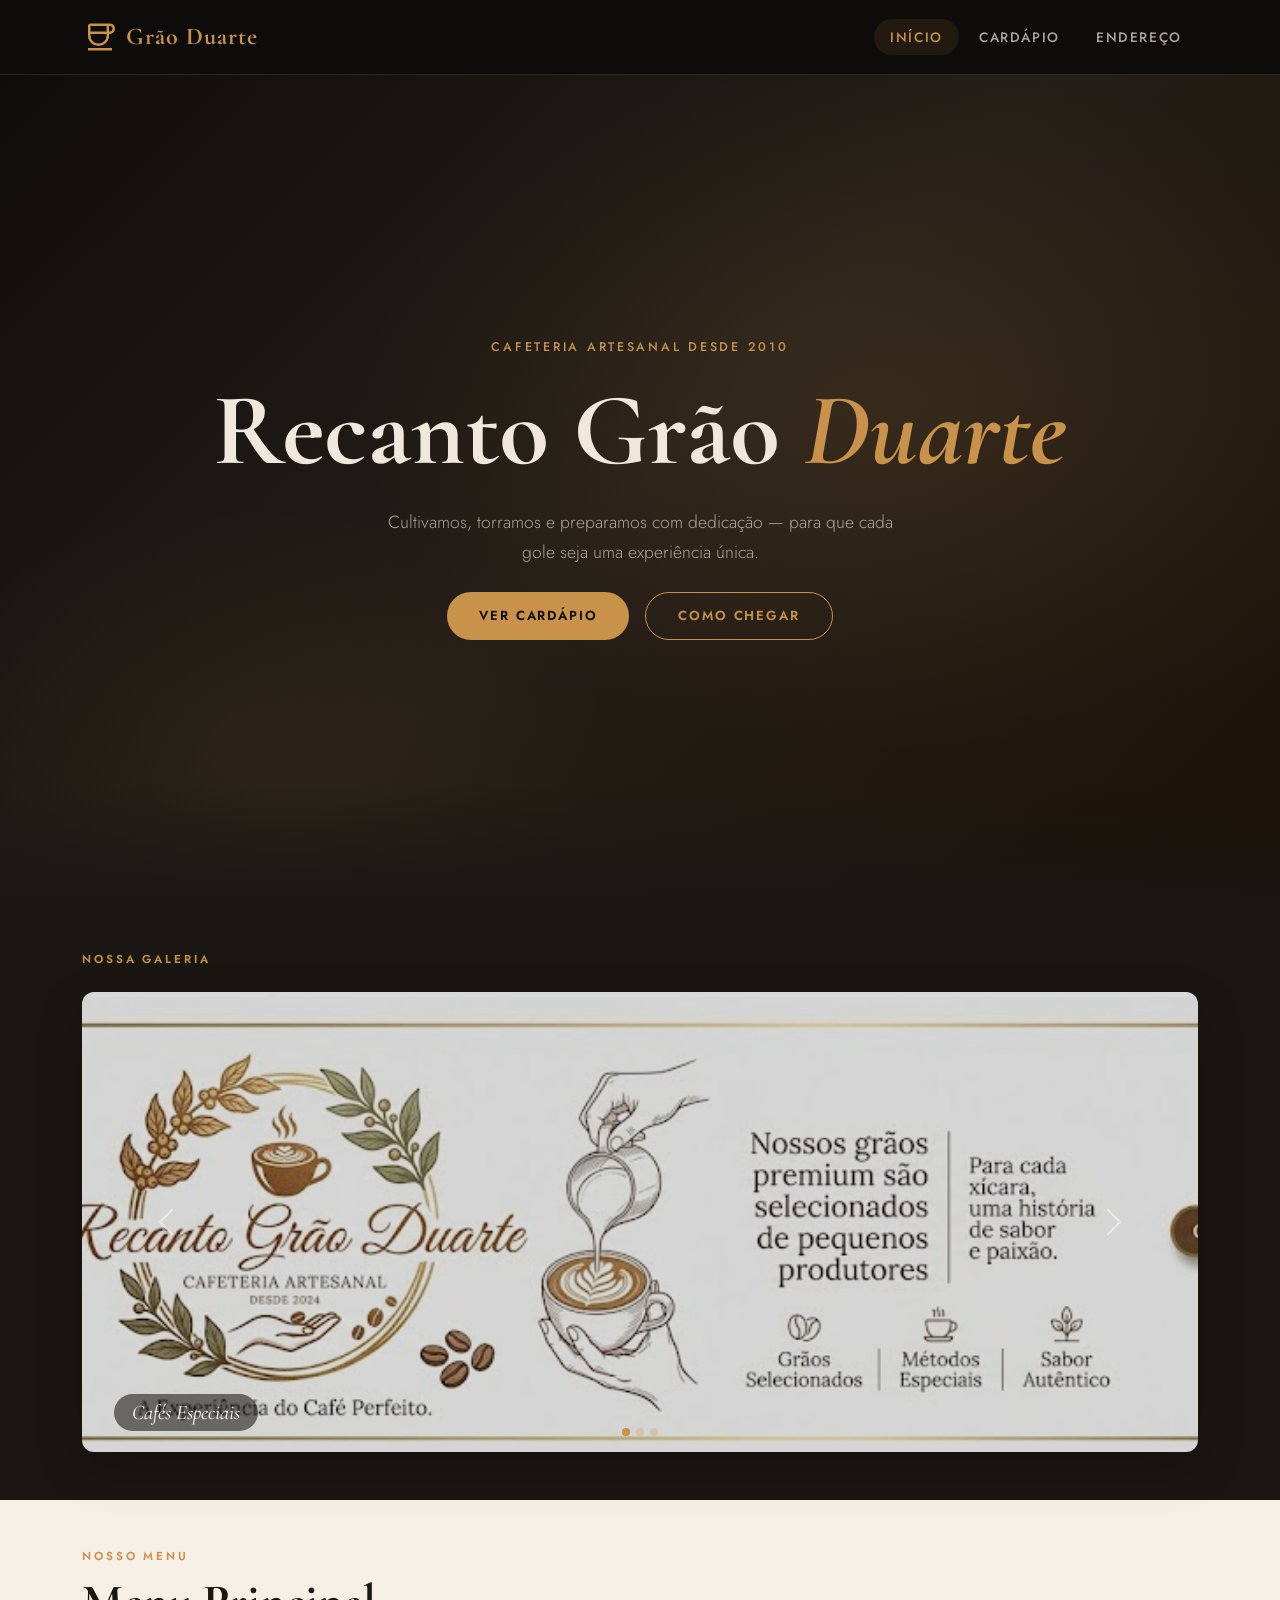
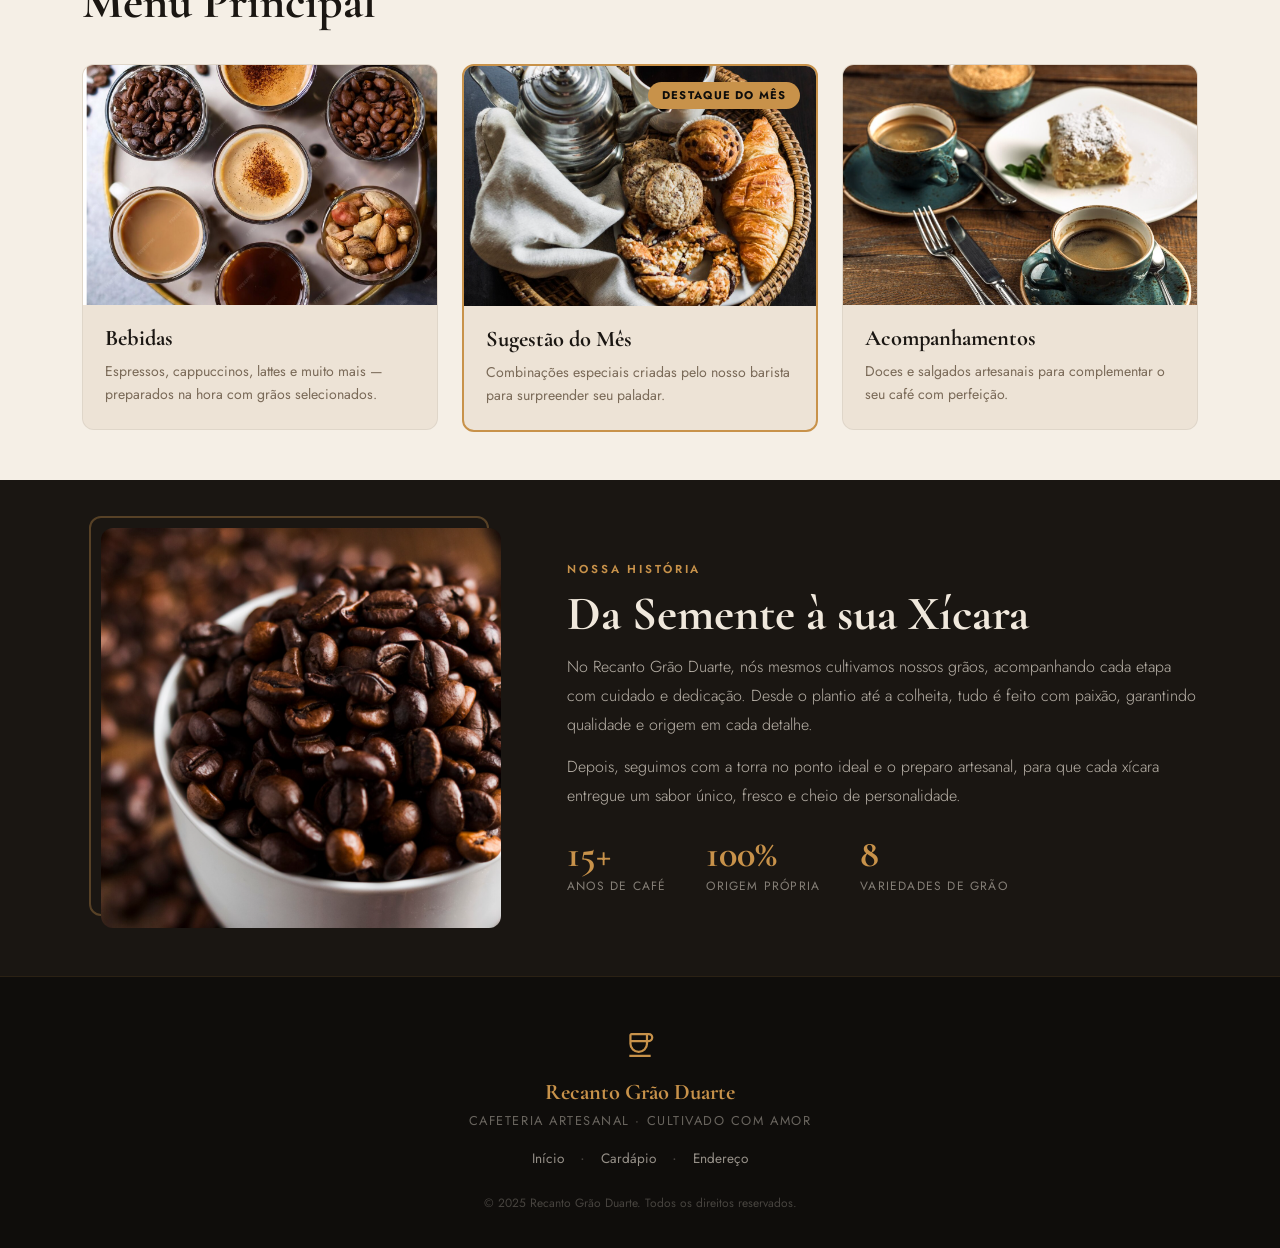
<file: index.html>
<!DOCTYPE html>
<html lang="pt-BR">
<head>
  <meta charset="UTF-8">
  <meta name="viewport" content="width=device-width, initial-scale=1.0">
  <title>Recanto Grão Duarte — Cafeteria Artesanal</title>
  <link href="https://cdn.jsdelivr.net/npm/bootstrap@5.3.8/dist/css/bootstrap.min.css" rel="stylesheet" integrity="sha384-sRIl4kxILFvY47J16cr9ZwB07vP4J8+LH7qKQnuqkuIAvNWLzeN8tE5YBujZqJLB" crossorigin="anonymous">
  <link rel="stylesheet" href="style.css">
</head>
<body>

  <!-- NAVBAR -->
  <nav class="navbar navbar-expand-lg navbar-dark sticky-top" id="mainNav">
    <div class="container">
      <a class="navbar-brand d-flex align-items-center gap-2" href="index.html">
        <svg xmlns="http://www.w3.org/2000/svg" height="36px" viewBox="0 -960 960 960" width="36px" fill="#C8924A">
          <path d="M441.33-241.33q-116.33 0-198.83-80.5Q160-402.33 160-518v-255.33q0-27.67 19.5-47.17t47.17-19.5H746q55.33 0 94.67 38.33Q880-763.33 880-708q0 59.33-38.33 103.67Q803.33-560 746-560h-23.33v42q0 115.67-82.5 196.17-82.5 80.5-198.84 80.5ZM226.67-626.67H656v-146.66H226.67v146.66ZM441.33-308q88.34 0 151.5-60.83Q656-429.67 656-518v-42H226.67v42q0 88.33 63.16 149.17Q353-308 441.33-308Zm281.34-318.67H746q30.33 0 48.83-24.83t18.5-56.5q0-27.67-19.83-46.5T746-773.33h-23.33v146.66ZM160-120v-66.67h640V-120H160Zm281.33-440Z"/>
        </svg>
        <span class="brand-name">Grão Duarte</span>
      </a>
      <button class="navbar-toggler border-0" type="button" data-bs-toggle="collapse" data-bs-target="#navbarNav">
        <span class="navbar-toggler-icon"></span>
      </button>
      <div class="collapse navbar-collapse justify-content-end" id="navbarNav">
        <ul class="navbar-nav gap-1">
          <li class="nav-item">
            <a class="nav-link nav-pill active" href="index.html">Início</a>
          </li>
          <li class="nav-item">
            <a class="nav-link nav-pill" href="cardapio.html">Cardápio</a>
          </li>
          <li class="nav-item">
            <a class="nav-link nav-pill" href="endereco.html">Endereço</a>
          </li>
        </ul>
      </div>
    </div>
  </nav>

  <!-- HERO -->
  <section class="hero-section">
    <div class="hero-overlay"></div>
    <div class="container hero-content text-center">
      <p class="hero-eyebrow">Cafeteria Artesanal desde 2010</p>
      <h1 class="hero-title">Recanto Grão <span class="accent">Duarte</span></h1>
      <p class="hero-subtitle">Cultivamos, torramos e preparamos com dedicação — para que cada gole seja uma experiência única.</p>
      <div class="d-flex gap-3 justify-content-center flex-wrap mt-4">
        <a href="cardapio.html" class="btn btn-primary-custom">Ver Cardápio</a>
        <a href="endereco.html" class="btn btn-outline-custom">Como Chegar</a>
      </div>
    </div>
  </section>

  <!-- CARROSSEL -->
  <section class="py-5 section-dark">
    <div class="container">
      <div class="section-label mb-4">Nossa Galeria</div>
      <div id="carouselExample" class="carousel slide carousel-fade rounded-custom overflow-hidden shadow-lg" data-bs-ride="carousel" data-bs-interval="4000">
        <div class="carousel-inner">
          <div class="carousel-item active">
            <img src="img/Capa.png" class="d-block w-100 carousel-img" alt="Café especial">
            <div class="carousel-caption-custom">
              <span>Cafés Especiais</span>
            </div>
          </div>
          <div class="carousel-item">
            <img src="img/Jarra de café.png" class="d-block w-100 carousel-img" alt="Jarra de café">
            <div class="carousel-caption-custom">
              <span>Preparo Artesanal</span>
            </div>
          </div>
          <div class="carousel-item">
            <img src="img/Maquina de cafe.png" class="d-block w-100 carousel-img" alt="Máquina de café">
            <div class="carousel-caption-custom">
              <span>Equipamentos de Precisão</span>
            </div>
          </div>
        </div>
        <button class="carousel-control-prev" type="button" data-bs-target="#carouselExample" data-bs-slide="prev">
          <span class="carousel-control-prev-icon"></span>
        </button>
        <button class="carousel-control-next" type="button" data-bs-target="#carouselExample" data-bs-slide="next">
          <span class="carousel-control-next-icon"></span>
        </button>
        <div class="carousel-indicators">
          <button type="button" data-bs-target="#carouselExample" data-bs-slide-to="0" class="active"></button>
          <button type="button" data-bs-target="#carouselExample" data-bs-slide-to="1"></button>
          <button type="button" data-bs-target="#carouselExample" data-bs-slide-to="2"></button>
        </div>
      </div>
    </div>
  </section>

  <!-- MENU CARDS -->
  <section class="py-5 section-light">
    <div class="container">
      <div class="section-label">Nosso Menu</div>
      <h2 class="section-title">Menu Principal</h2>
      <div class="row g-4 mt-2">
        <div class="col-md-4">
          <div class="menu-card">
            <div class="menu-card-img-wrap">
              <img src="img/bebidas.png" alt="Bebidas" class="menu-card-img">
              <div class="menu-card-overlay">
                <a href="cardapio.html" class="btn btn-sm btn-outline-custom">Ver itens</a>
              </div>
            </div>
            <div class="menu-card-body">
              <h5>Bebidas</h5>
              <p>Espressos, cappuccinos, lattes e muito mais — preparados na hora com grãos selecionados.</p>
            </div>
          </div>
        </div>
        <div class="col-md-4">
          <div class="menu-card featured">
            <div class="menu-card-badge">Destaque do Mês</div>
            <div class="menu-card-img-wrap">
              <img src="img/combo.png" alt="Sugestão do mês" class="menu-card-img">
              <div class="menu-card-overlay">
                <a href="cardapio.html" class="btn btn-sm btn-outline-custom">Ver itens</a>
              </div>
            </div>
            <div class="menu-card-body">
              <h5>Sugestão do Mês</h5>
              <p>Combinações especiais criadas pelo nosso barista para surpreender seu paladar.</p>
            </div>
          </div>
        </div>
        <div class="col-md-4">
          <div class="menu-card">
            <div class="menu-card-img-wrap">
              <img src="img/xicara verde.png" alt="Acompanhamentos" class="menu-card-img">
              <div class="menu-card-overlay">
                <a href="cardapio.html" class="btn btn-sm btn-outline-custom">Ver itens</a>
              </div>
            </div>
            <div class="menu-card-body">
              <h5>Acompanhamentos</h5>
              <p>Doces e salgados artesanais para complementar o seu café com perfeição.</p>
            </div>
          </div>
        </div>
      </div>
    </div>
  </section>

  <!-- CURIOSIDADE / SOBRE -->
  <section class="py-5 section-dark">
    <div class="container">
      <div class="row align-items-center g-5">
        <div class="col-lg-5 text-center">
          <div class="img-frame">
            <img src="img/grão.png" alt="Grãos de café" class="about-img">
          </div>
        </div>
        <div class="col-lg-7">
          <div class="section-label">Nossa História</div>
          <h2 class="section-title">Da Semente à sua Xícara</h2>
          <p class="about-text">
            No Recanto Grão Duarte, nós mesmos cultivamos nossos grãos, acompanhando cada etapa com cuidado e dedicação. Desde o plantio até a colheita, tudo é feito com paixão, garantindo qualidade e origem em cada detalhe.
          </p>
          <p class="about-text">
            Depois, seguimos com a torra no ponto ideal e o preparo artesanal, para que cada xícara entregue um sabor único, fresco e cheio de personalidade.
          </p>
          <div class="stats-row mt-4">
            <div class="stat-item">
              <span class="stat-num">15+</span>
              <span class="stat-label">Anos de Café</span>
            </div>
            <div class="stat-item">
              <span class="stat-num">100%</span>
              <span class="stat-label">Origem Própria</span>
            </div>
            <div class="stat-item">
              <span class="stat-num">8</span>
              <span class="stat-label">Variedades de Grão</span>
            </div>
          </div>
        </div>
      </div>
    </div>
  </section>

  <!-- FOOTER -->
  <footer class="site-footer">
    <div class="container text-center">
      <svg xmlns="http://www.w3.org/2000/svg" height="32px" viewBox="0 -960 960 960" width="32px" fill="#C8924A" class="mb-2">
        <path d="M441.33-241.33q-116.33 0-198.83-80.5Q160-402.33 160-518v-255.33q0-27.67 19.5-47.17t47.17-19.5H746q55.33 0 94.67 38.33Q880-763.33 880-708q0 59.33-38.33 103.67Q803.33-560 746-560h-23.33v42q0 115.67-82.5 196.17-82.5 80.5-198.84 80.5ZM226.67-626.67H656v-146.66H226.67v146.66ZM441.33-308q88.34 0 151.5-60.83Q656-429.67 656-518v-42H226.67v42q0 88.33 63.16 149.17Q353-308 441.33-308Zm281.34-318.67H746q30.33 0 48.83-24.83t18.5-56.5q0-27.67-19.83-46.5T746-773.33h-23.33v146.66ZM160-120v-66.67h640V-120H160Zm281.33-440Z"/>
      </svg>
      <p class="footer-brand">Recanto Grão Duarte</p>
      <p class="footer-tagline">Cafeteria Artesanal · Cultivado com Amor</p>
      <div class="footer-links mt-3">
        <a href="index.html">Início</a>
        <span>·</span>
        <a href="cardapio.html">Cardápio</a>
        <span>·</span>
        <a href="endereco.html">Endereço</a>
      </div>
      <p class="footer-copy mt-4">© 2025 Recanto Grão Duarte. Todos os direitos reservados.</p>
    </div>
  </footer>

  <script src="https://cdn.jsdelivr.net/npm/bootstrap@5.3.8/dist/js/bootstrap.bundle.min.js" integrity="sha384-FKyoEForCGlyvwx9Hj09JcYn3nv7wiPVlz7YYwJrWVcXK/BmnVDxM+D2scQbITxI" crossorigin="anonymous"></script>
</body>
</html>
</file>
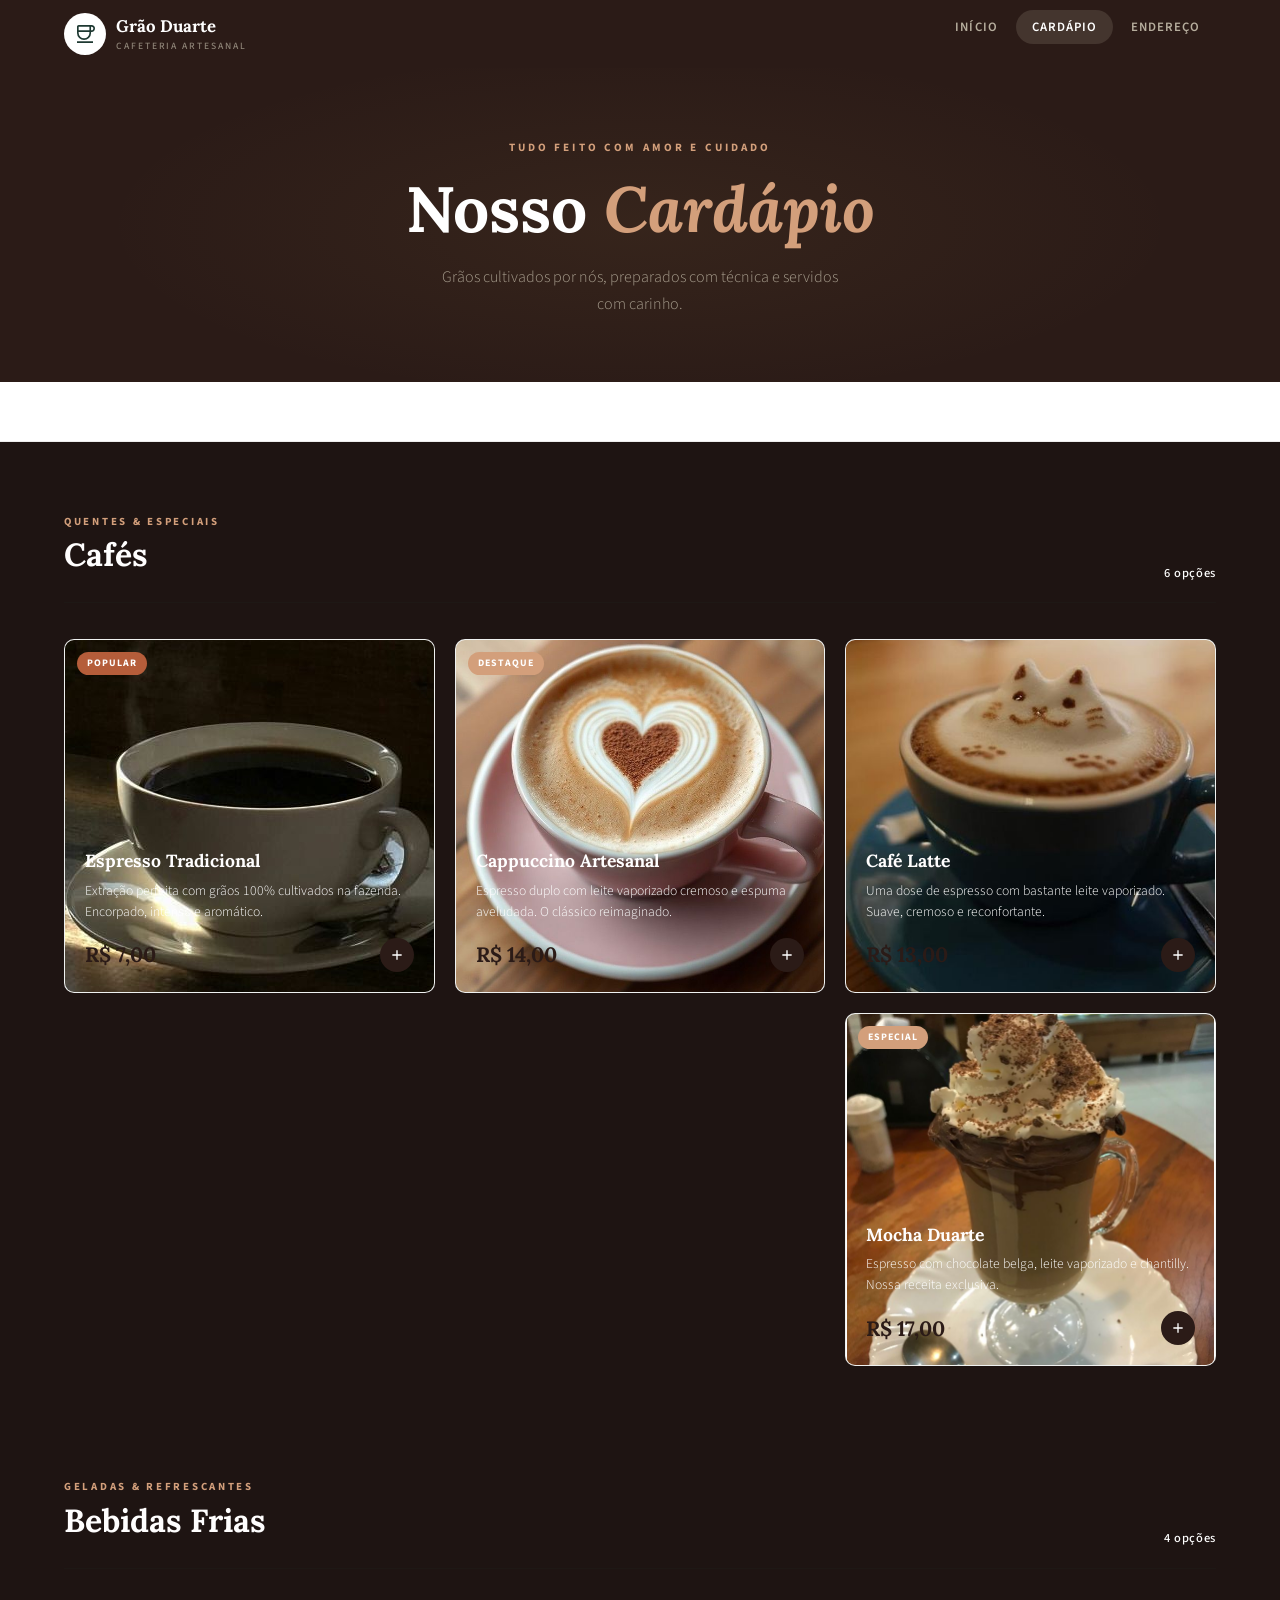
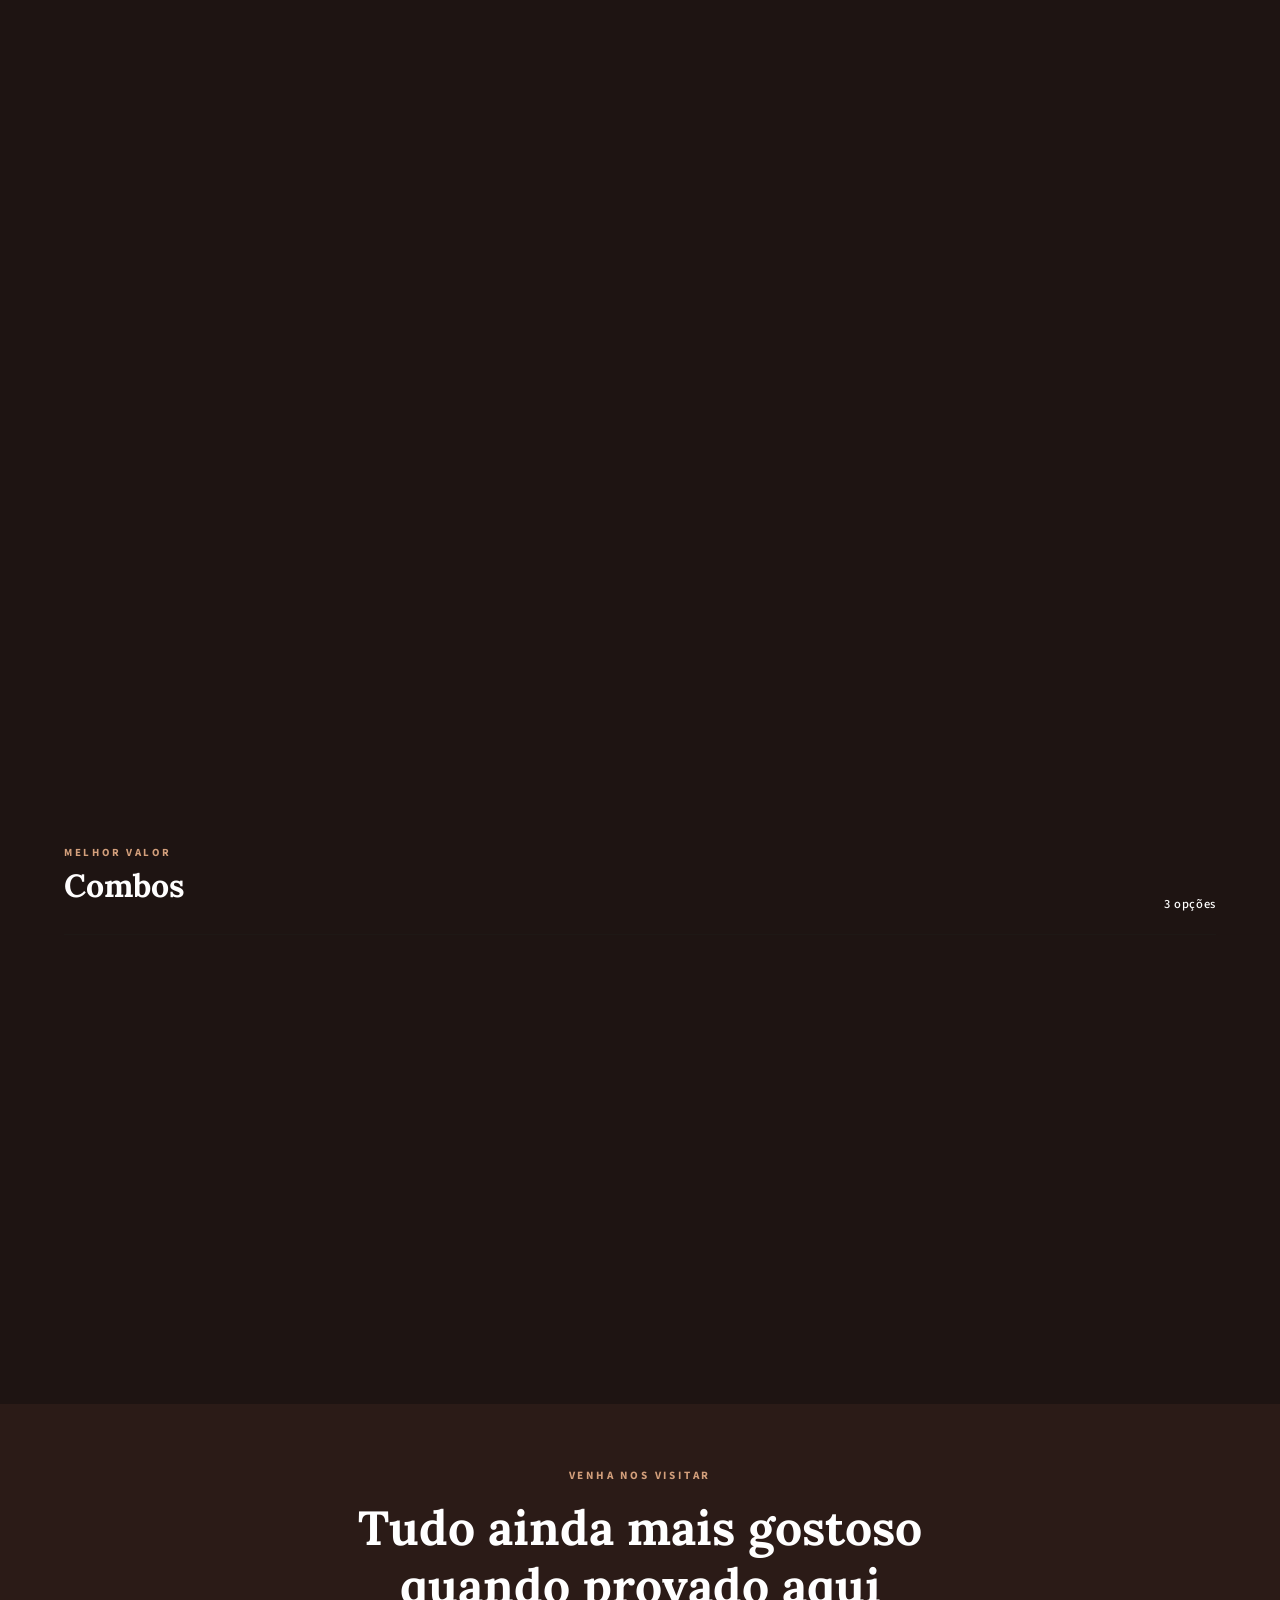
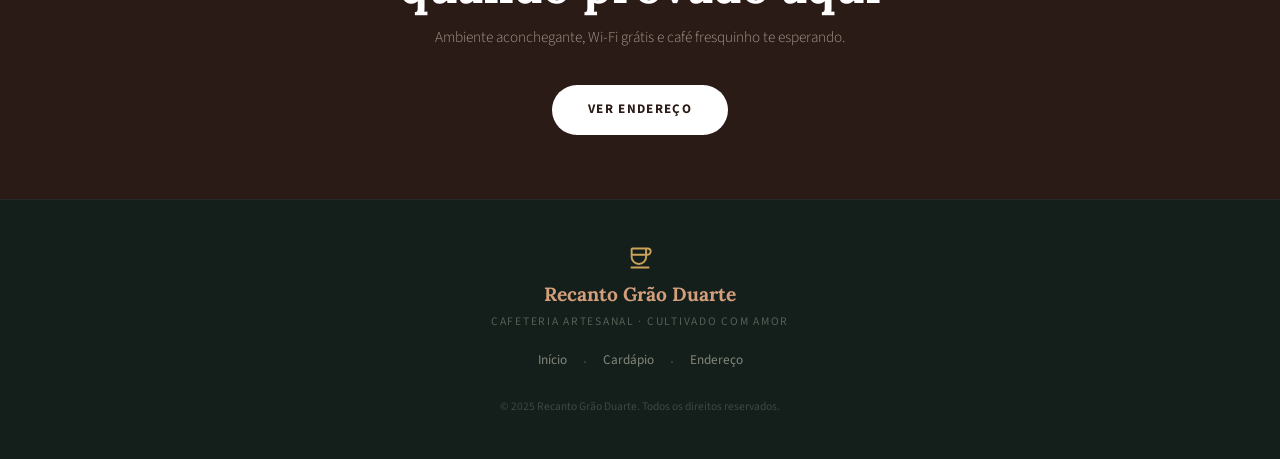
<file: cardapio.html>
<!DOCTYPE html>
<html lang="pt-BR">
<head>
  <meta charset="UTF-8">
  <meta name="viewport" content="width=device-width, initial-scale=1.0">
  <title>Cardápio — Grão Duarte</title>
  <link href="https://cdn.jsdelivr.net/npm/bootstrap@5.3.8/dist/css/bootstrap.min.css" rel="stylesheet" integrity="sha384-sRIl4kxILFvY47J16cr9ZwB07vP4J8+LH7qKQnuqkuIAvNWLzeN8tE5YBujZqJLB" crossorigin="anonymous">
  <link href="https://fonts.googleapis.com/css2?family=Lora:ital,wght@0,400;0,600;0,700;1,400;1,600&family=Source+Sans+3:wght@300;400;500;600;700&display=swap" rel="stylesheet">
  <style>

    *, *::before, *::after { box-sizing: border-box; margin: 0; padding: 0; }
    html { scroll-behavior: smooth; }
:root {
      /* Paleta - Tema Marrom Rústico */
      --green-dark:  #2B1B17; /* Marrom Café Extra Forte (Fundo principal) */
      --green-mid:   #3D2B1F; /* Marrom Couro (Cards e Seções) */
      --green-light: #8B4513; /* Marrom Sela (Destaques e Hovers) */
      
      --cream:       #ffffff; /* Bege Amendoado (Texto principal) */
      --cream-dark:  #ffffff; /* Bronze Suave (Texto secundário) */
      
      --gold:        #d39f7b; /* Laranja Queimado/Canela (Preços e Chamadas) */
      --gold-dark:   #5C4033; /* Marrom Escuro Profundo */
      
      --white:       #ffffff; /* Branco "Old Lace" (Para não cansar a vista) */
      --text-dark:   #fffefe;
      --text-muted:  #ffffff;
      --bg-light:    #1E1412; /* Fundo geral quase preto-amarronzado */
      
      --radius:      10px;    /* Meio termo entre o rústico e o moderno */
    }
    
    body {
      font-family: 'Source Sans 3', sans-serif;
      background-color: var(--bg-light);
      color: var(--text-dark);
      overflow-x: hidden;
    }

    /* ===== NAVBAR ===== */
    #mainNav {
      background-color: var(--green-dark);
      padding: 0;
      position: sticky;
      top: 0;
      z-index: 999;
    }

    .nav-container {
      max-width: 1200px;
      margin: 0 auto;
      padding: 0 24px;
      height: 68px;
      display: flex;
      align-items: center;
      justify-content: space-between;
    }

    .navbar-brand-wrap {
      display: flex;
      align-items: center;
      gap: 10px;
      text-decoration: none;
    }

    .logo-circle {
      width: 42px; height: 42px;
      background-color: var(--cream);
      border-radius: 50%;
      display: flex; align-items: center; justify-content: center;
      flex-shrink: 0;
    }

    .brand-main {
      font-family: 'Lora', serif;
      font-size: 1.05rem;
      font-weight: 700;
      color: var(--cream);
    }

    .brand-sub {
      display: block;
      font-size: 0.6rem;
      font-weight: 500;
      letter-spacing: 0.2em;
      text-transform: uppercase;
      color: rgba(242,237,215,0.5);
    }

    .nav-links-list {
      display: flex;
      gap: 2px;
      list-style: none;
    }

    .nav-links-list a {
      font-size: 0.8rem;
      font-weight: 600;
      letter-spacing: 0.08em;
      text-transform: uppercase;
      color: rgba(242,237,215,0.7);
      text-decoration: none;
      padding: 8px 16px;
      border-radius: 50px;
      transition: all 0.2s;
    }

    .nav-links-list a:hover,
    .nav-links-list a.active {
      color: var(--cream);
      background: rgba(242,237,215,0.12);
    }

    /* ===== HERO CARDÁPIO ===== */
    .menu-hero {
      background-color: var(--green-dark);
      padding: 72px 0 64px;
      text-align: center;
      position: relative;
      overflow: hidden;
    }

    .menu-hero::before {
      content: '';
      position: absolute;
      inset: 0;
      background: radial-gradient(ellipse 60% 80% at 50% 50%, rgba(203,162,88,0.07) 0%, transparent 70%);
    }

    .menu-hero-content { position: relative; z-index: 2; }

    .menu-hero-eyebrow {
      font-size: 0.7rem;
      font-weight: 700;
      letter-spacing: 0.28em;
      text-transform: uppercase;
      color: var(--gold);
      margin-bottom: 14px;
    }

    .menu-hero-title {
      font-family: 'Lora', serif;
      font-size: clamp(2.4rem, 5vw, 4rem);
      font-weight: 700;
      color: var(--cream);
      margin-bottom: 16px;
    }

    .menu-hero-title em {
      font-style: italic;
      color: var(--gold);
    }

    .menu-hero-sub {
      font-size: 1rem;
      font-weight: 300;
      color: rgba(242,237,215,0.6);
      max-width: 420px;
      margin: 0 auto;
      line-height: 1.7;
    }

    /* ===== FILTER TABS ===== */
    .filter-bar {
      background-color: var(--white);
      border-bottom: 1px solid rgba(0,0,0,0.07);
      position: sticky;
      top: 68px;
      z-index: 100;
    }

    .filter-inner {
      max-width: 1200px;
      margin: 0 auto;
      padding: 0 24px;
      display: flex;
      gap: 0;
      overflow-x: auto;
      scrollbar-width: none;
    }

    .filter-inner::-webkit-scrollbar { display: none; }

    .filter-tab {
      flex-shrink: 0;
      background: none;
      border: none;
      font-family: 'Source Sans 3', sans-serif;
      font-size: 0.82rem;
      font-weight: 600;
      letter-spacing: 0.06em;
      text-transform: uppercase;
      color: var(--text-muted);
      padding: 18px 22px;
      border-bottom: 3px solid transparent;
      cursor: pointer;
      transition: all 0.2s;
      white-space: nowrap;
    }

    .filter-tab:hover { color: var(--green-dark); }

    .filter-tab.active {
      color: var(--green-dark);
      border-bottom-color: var(--green-dark);
    }

    /* ===== MENU SECTIONS ===== */
    .menu-section {
      padding: 72px 0 40px;
      max-width: 1200px;
      margin: 0 auto;
      padding-left: 24px;
      padding-right: 24px;
    }

    .menu-section-header {
      display: flex;
      align-items: flex-end;
      justify-content: space-between;
      margin-bottom: 36px;
      padding-bottom: 20px;
      border-bottom: 1px solid rgba(30,57,50,0.1);
    }

    .menu-section-eyebrow {
      font-size: 0.68rem;
      font-weight: 700;
      letter-spacing: 0.25em;
      text-transform: uppercase;
      color: var(--gold);
      margin-bottom: 6px;
    }

    .menu-section-title {
      font-family: 'Lora', serif;
      font-size: 2rem;
      font-weight: 700;
      color: var(--text-dark);
    }

    .menu-section-count {
      font-size: 0.78rem;
      color: var(--text-muted);
      font-weight: 500;
      letter-spacing: 0.05em;
    }

    /* ===== ITEM CARDS ===== */
    .menu-grid {
      display: grid;
      grid-template-columns: repeat(auto-fill, minmax(280px, 1fr));
      gap: 20px;
    }

    .menu-item {
      background: var(--white);
      border-radius: var(--radius);
      overflow: hidden;
      border: 1px solid rgba(30,57,50,0.07);
      transition: transform 0.28s ease, box-shadow 0.28s ease;
      cursor: pointer;
      position: relative;
    }

    .menu-item:hover {
      transform: translateY(-5px);
      box-shadow: 0 16px 36px rgba(30,57,50,0.12);
    }

    .menu-item-img {
      width: 100%;
      height: 190px;
      object-fit: cover;
      display: block;
      background-color: var(--cream-dark);
    }

    /* placeholder quando não tem imagem */
    .menu-item-placeholder {
      width: 100%;
      height: 190px;
      background: linear-gradient(135deg, var(--cream-dark) 0%, var(--cream) 100%);
      display: flex;
      align-items: center;
      justify-content: center;
      font-size: 3.2rem;
    }

    .menu-item-badge {
      position: absolute;
      top: 12px;
      left: 12px;
      font-size: 0.62rem;
      font-weight: 700;
      letter-spacing: 0.1em;
      text-transform: uppercase;
      padding: 4px 10px;
      border-radius: 50px;
    }

    .badge-novo    { background: var(--green-dark); color: var(--cream); }
    .badge-destaque { background: var(--gold);       color: var(--white); }
    .badge-popular { background: #B55D3A;            color: var(--white); }

    .menu-item-body {
      padding: 18px 20px 20px;
    }

    .menu-item-name {
      font-family: 'Lora', serif;
      font-size: 1.1rem;
      font-weight: 700;
      color: var(--text-dark);
      margin-bottom: 5px;
    }

    .menu-item-desc {
      font-size: 0.85rem;
      font-weight: 300;
      color: var(--text-muted);
      line-height: 1.55;
      margin-bottom: 16px;
    }

    .menu-item-footer {
      display: flex;
      align-items: center;
      justify-content: space-between;
    }

    .menu-item-price {
      font-family: 'Lora', serif;
      font-size: 1.3rem;
      font-weight: 700;
      color: var(--green-dark);
    }

    .menu-item-sizes {
      display: flex;
      gap: 5px;
    }

    .size-dot {
      width: 8px; height: 8px;
      border-radius: 50%;
      background-color: var(--cream-dark);
      border: 1.5px solid var(--text-muted);
      opacity: 0.5;
    }

    .size-dot.active {
      background-color: var(--green-mid);
      border-color: var(--green-mid);
      opacity: 1;
    }

    .btn-add {
      width: 34px; height: 34px;
      border-radius: 50%;
      background-color: var(--green-dark);
      border: none;
      cursor: pointer;
      display: flex; align-items: center; justify-content: center;
      transition: background 0.2s, transform 0.2s;
      flex-shrink: 0;
    }

    .btn-add:hover {
      background-color: var(--green-mid);
      transform: scale(1.1);
    }

    .btn-add svg { width: 16px; height: 16px; fill: var(--cream); }

    /* ===== LISTA STYLE (para acompanhamentos) ===== */
    .menu-list {
      display: flex;
      flex-direction: column;
      gap: 0;
    }

    .menu-list-item {
      display: flex;
      align-items: center;
      gap: 18px;
      padding: 18px 0;
      border-bottom: 1px solid rgba(30,57,50,0.07);
      transition: background 0.2s;
    }

    .menu-list-item:last-child { border-bottom: none; }

    .list-item-icon {
      width: 56px; height: 56px;
      border-radius: 12px;
      background: var(--cream);
      display: flex; align-items: center; justify-content: center;
      font-size: 1.8rem;
      flex-shrink: 0;
    }

    .list-item-info { flex: 1; }

    .list-item-name {
      font-family: 'Lora', serif;
      font-size: 1rem;
      font-weight: 600;
      color: var(--text-dark);
      margin-bottom: 3px;
    }

    .list-item-desc {
      font-size: 0.82rem;
      color: var(--text-muted);
      font-weight: 300;
    }

    .list-item-price {
      font-family: 'Lora', serif;
      font-size: 1.1rem;
      font-weight: 700;
      color: var(--green-dark);
    }

    /* ===== BANNER CTA ===== */
    .menu-cta-banner {
      background-color: var(--green-dark);
      padding: 64px 24px;
      text-align: center;
      margin-top: 40px;
    }

    .menu-cta-eyebrow {
      font-size: 0.7rem;
      font-weight: 700;
      letter-spacing: 0.25em;
      text-transform: uppercase;
      color: var(--gold);
      margin-bottom: 14px;
    }

    .menu-cta-title {
      font-family: 'Lora', serif;
      font-size: clamp(1.8rem, 4vw, 3rem);
      font-weight: 700;
      color: var(--cream);
      margin-bottom: 12px;
    }

    .menu-cta-sub {
      font-size: 0.95rem;
      color: rgba(242,237,215,0.6);
      margin-bottom: 36px;
      font-weight: 300;
    }

    .btn-cta {
      background-color: var(--cream);
      color: var(--green-dark);
      font-size: 0.82rem;
      font-weight: 700;
      letter-spacing: 0.1em;
      text-transform: uppercase;
      padding: 15px 36px;
      border-radius: 50px;
      border: none;
      text-decoration: none;
      display: inline-block;
      transition: all 0.3s;
    }

    .btn-cta:hover {
      background-color: var(--gold);
      color: var(--white);
      transform: translateY(-2px);
      box-shadow: 0 10px 24px rgba(0,0,0,0.3);
    }

    /* ===== FOOTER ===== */
    .site-footer {
      background-color: #141F1C;
      border-top: 1px solid rgba(242,237,215,0.06);
      padding: 44px 24px 28px;
      text-align: center;
    }

    .footer-brand {
      font-family: 'Lora', serif;
      font-size: 1.2rem;
      font-weight: 700;
      color: var(--gold);
      margin: 8px 0 4px;
    }

    .footer-tagline {
      font-size: 0.72rem;
      letter-spacing: 0.15em;
      text-transform: uppercase;
      color: rgba(242,237,215,0.3);
      margin-bottom: 20px;
    }

    .footer-links {
      display: flex;
      justify-content: center;
      gap: 16px;
      margin-bottom: 24px;
    }

    .footer-links a {
      color: rgba(242,237,215,0.5);
      text-decoration: none;
      font-size: 0.83rem;
      transition: color 0.2s;
    }

    .footer-links a:hover { color: var(--gold); }
    .footer-links span { color: rgba(242,237,215,0.2); }

    .footer-copy {
      font-size: 0.72rem;
      color: rgba(242,237,215,0.2);
    }

    /* ===== RESPONSIVE ===== */
    @media (max-width: 768px) {
      .menu-grid { grid-template-columns: 1fr 1fr; }
      .nav-links-list { display: none; }
    }

    @media (max-width: 500px) {
      .menu-grid { grid-template-columns: 1fr; }
    }

    /* ===== ANIMATE IN ===== */
    .fade-in {
      opacity: 0;
      transform: translateY(20px);
      animation: fadeIn 0.5s ease forwards;
    }

    @keyframes fadeIn {
      to { opacity: 1; transform: translateY(0); }
    }

    .menu-item:nth-child(1) { animation-delay: 0.05s; }
    .menu-item:nth-child(2) { animation-delay: 0.10s; }
    .menu-item:nth-child(3) { animation-delay: 0.15s; }
    .menu-item:nth-child(4) { animation-delay: 0.20s; }
    .menu-item:nth-child(5) { animation-delay: 0.25s; }
    .menu-item:nth-child(6) { animation-delay: 0.30s; }

  </style>
</head>
<body>

  <!-- NAVBAR -->
  <nav id="mainNav">
    <div class="nav-container">
      <a class="navbar-brand-wrap" href="index.html">
        <div class="logo-circle">
          <svg xmlns="http://www.w3.org/2000/svg" height="24px" viewBox="0 -960 960 960" width="24px" fill="#1E3932">
            <path d="M441.33-241.33q-116.33 0-198.83-80.5Q160-402.33 160-518v-255.33q0-27.67 19.5-47.17t47.17-19.5H746q55.33 0 94.67 38.33Q880-763.33 880-708q0 59.33-38.33 103.67Q803.33-560 746-560h-23.33v42q0 115.67-82.5 196.17-82.5 80.5-198.84 80.5ZM226.67-626.67H656v-146.66H226.67v146.66ZM441.33-308q88.34 0 151.5-60.83Q656-429.67 656-518v-42H226.67v42q0 88.33 63.16 149.17Q353-308 441.33-308Zm281.34-318.67H746q30.33 0 48.83-24.83t18.5-56.5q0-27.67-19.83-46.5T746-773.33h-23.33v146.66ZM160-120v-66.67h640V-120H160Zm281.33-440Z"/>
          </svg>
        </div>
        <div>
          <div class="brand-main">Grão Duarte</div>
          <span class="brand-sub">Cafeteria Artesanal</span>
        </div>
      </a>
      <ul class="nav-links-list">
        <li><a href="index.html">Início</a></li>
        <li><a href="cardapio.html" class="active">Cardápio</a></li>
        <li><a href="endereco.html">Endereço</a></li>
      </ul>
    </div>
  </nav>

  <!-- HERO -->
  <section class="menu-hero">
    <div class="menu-hero-content">
      <p class="menu-hero-eyebrow">Tudo feito com amor e cuidado</p>
      <h1 class="menu-hero-title">Nosso <em>Cardápio</em></h1>
      <p class="menu-hero-sub">Grãos cultivados por nós, preparados com técnica e servidos com carinho.</p>
    </div>
  </section>

  <!-- FILTER TABS -->
  <div class="filter-bar">
    <div class="filter-inner">
      <button class="filter-tab active" onclick="scrollToSection('cafes')">Cafés</button>
      <button class="filter-tab" onclick="scrollToSection('bebidas-frias')"> Bebidas Frias</button>
      <button class="filter-tab" onclick="scrollToSection('combos')"> Combos</button>
    </div>
  </div>

  <!-- ====== CAFÉS ====== -->
  <section id="cafes" class="menu-section">
    <div class="menu-section-header">
      <div>
        <div class="menu-section-eyebrow">Quentes &amp; Especiais</div>
        <h2 class="menu-section-title">Cafés</h2>
      </div>
      <span class="menu-section-count">6 opções</span>
    </div>

    <div class="menu-grid">

      <div class="menu-item fade-in">
        <div class="menu-item-badge badge-popular">Popular</div>
        <div class="menu-item-placeholder"><img src="img/_Coffee.jpg" style="margin-top: 50px" alt=""></div>
        <div class="menu-item-body">
          <div class="menu-item-name">Espresso Tradicional</div>
          <div class="menu-item-desc">Extração perfeita com grãos 100% cultivados na fazenda. Encorpado, intenso e aromático.</div>
          <div class="menu-item-footer">
            <div class="menu-item-price">R$ 7,00</div>
            <button class="btn-add" title="Adicionar">
              <svg viewBox="0 0 24 24"><path d="M19 11H13V5H11V11H5V13H11V19H13V13H19V11Z"/></svg>
            </button>
          </div>
        </div>
      </div>

      <div class="menu-item fade-in">
        <div class="menu-item-badge badge-destaque">Destaque</div>
        <div class="menu-item-placeholder"><img src="img/download (2).jpg" style="margin-top: 100px"  height="580" alt=""></div>
        <div class="menu-item-body">
          <div class="menu-item-name">Cappuccino Artesanal</div>
          <div class="menu-item-desc">Espresso duplo com leite vaporizado cremoso e espuma aveludada. O clássico reimaginado.</div>
          <div class="menu-item-footer">
            <div class="menu-item-price">R$ 14,00</div>
            <button class="btn-add" title="Adicionar">
              <svg viewBox="0 0 24 24"><path d="M19 11H13V5H11V11H5V13H11V19H13V13H19V11Z"/></svg>
            </button>
          </div>
        </div>
      </div>

      <div class="menu-item fade-in">
        <div class="menu-item-placeholder"><img src="img/Coffee Kitty.jpg" height="580" style="margin-top: 30px" alt=""></div>
        <div class="menu-item-body">
          <div class="menu-item-name">Café Latte</div>
          <div class="menu-item-desc">Uma dose de espresso com bastante leite vaporizado. Suave, cremoso e reconfortante.</div>
          <div class="menu-item-footer">
            <div class="menu-item-price">R$ 13,00</div>
            <button class="btn-add" title="Adicionar">
              <svg viewBox="0 0 24 24"><path d="M19 11H13V5H11V11H5V13H11V19H13V13H19V11Z"/></svg>
            </button>
          </div>
        </div>
      </div>

      <div class="menu-item fade-in">
        <div class="menu-item-badge badge-novo">Novo</div>
        <div class="menu-item-placeholder"><img src="img/download (3).jpg" style="margin-top: 150px;" height="650" alt=""></div>
        <div class="menu-item-body">
          <div class="menu-item-name">Flat White</div>
          <div class="menu-item-desc">Espresso duplo com microespuma de leite, mais intenso e encorpado que o latte.</div>
          <div class="menu-item-footer">
            <div class="menu-item-price">R$ 15,00</div>
            <button class="btn-add" title="Adicionar">
              <svg viewBox="0 0 24 24"><path d="M19 11H13V5H11V11H5V13H11V19H13V13H19V11Z"/></svg>
            </button>
          </div>
        </div>
      </div>

      <div class="menu-item fade-in">
        <div class="menu-item-placeholder"><img src="img/Recettes Gourmet.jpg" height="470px" style="margin-top: 150px"></div>
        <div class="menu-item-body">
          <div class="menu-item-name">Americano</div>
          <div class="menu-item-desc">Espresso alongado com água quente. Sabor suave e levemente encorpado, ideal para o dia a dia.</div>
          <div class="menu-item-footer">
            <div class="menu-item-price">R$ 9,00</div>
            <button class="btn-add" title="Adicionar">
              <svg viewBox="0 0 24 24"><path d="M19 11H13V5H11V11H5V13H11V19H13V13H19V11Z"/></svg>
            </button>
          </div>
        </div>
      </div>

      <div class="menu-item fade-in">
        <div class="menu-item-badge badge-destaque">Especial</div>
        <div class="menu-item-placeholder"><img src="img/download (4).jpg" height="490" style="margin-top: 180px" alt=""></div>
        <div class="menu-item-body">
          <div class="menu-item-name">Mocha Duarte</div>
          <div class="menu-item-desc">Espresso com chocolate belga, leite vaporizado e chantilly. Nossa receita exclusiva.</div>
          <div class="menu-item-footer">
            <div class="menu-item-price">R$ 17,00</div>
            <button class="btn-add" title="Adicionar">
              <svg viewBox="0 0 24 24"><path d="M19 11H13V5H11V11H5V13H11V19H13V13H19V11Z"/></svg>
            </button>
          </div>
        </div>
      </div>

    </div>
  </section>

  <hr style="border:none; border-top: 1px solid rgba(30,57,50,0.08); margin: 0 24px;">

  <!-- ====== BEBIDAS FRIAS ====== -->
  <section id="bebidas-frias" class="menu-section">
    <div class="menu-section-header">
      <div>
        <div class="menu-section-eyebrow">Geladas &amp; Refrescantes</div>
        <h2 class="menu-section-title">Bebidas Frias</h2>
      </div>
      <span class="menu-section-count">4 opções</span>
    </div>

    <div class="menu-grid">

      <div class="menu-item fade-in">
        <div class="menu-item-badge badge-popular">Popular</div>
        <div class="menu-item-placeholder"><img src="img/How to Make Cold Brew Coffee at Home.jpg" height="400" style="margin-top: 180px"  alt=""></div>
        <div class="menu-item-body">
          <div class="menu-item-name">Cold Brew</div>
          <div class="menu-item-desc">Café extraído a frio por 12h. Sabor suave, naturalmente doce e com baixa acidez.</div>
          <div class="menu-item-footer">
            <div class="menu-item-price">R$ 16,00</div>
            <button class="btn-add" title="Adicionar">
              <svg viewBox="0 0 24 24"><path d="M19 11H13V5H11V11H5V13H11V19H13V13H19V11Z"/></svg>
            </button>
          </div>
        </div>
      </div>

      <div class="menu-item fade-in">
        <div class="menu-item-badge badge-novo">Novo</div>
        <div class="menu-item-placeholder"><img src="img/Brown Sugar Iced Latte with Cinnamon and Vanilla ____.jpg" height="500" style="margin-top: 200px"  alt=""></div>
        <div class="menu-item-body">
          <div class="menu-item-name">Iced Latte</div>
          <div class="menu-item-desc">Espresso sobre gelo com leite gelado. Refrescante e cremoso para os dias quentes.</div>
          <div class="menu-item-footer">
            <div class="menu-item-price">R$ 15,00</div>
            <button class="btn-add" title="Adicionar">
              <svg viewBox="0 0 24 24"><path d="M19 11H13V5H11V11H5V13H11V19H13V13H19V11Z"/></svg>
            </button>
          </div>
        </div>
      </div>

      <div class="menu-item fade-in">
        <div class="menu-item-placeholder"><img src="img/Cappuccino sold caramel.jpg"  height="550" style="margin-top: 280px" alt=""></div>
        <div class="menu-item-body">
          <div class="menu-item-name">Frappuccino Caramelo</div>
          <div class="menu-item-desc">Café gelado batido com leite, calda de caramelo e chantilly generoso por cima.</div>
          <div class="menu-item-footer">
            <div class="menu-item-price">R$ 19,00</div>
            <button class="btn-add" title="Adicionar">
              <svg viewBox="0 0 24 24"><path d="M19 11H13V5H11V11H5V13H11V19H13V13H19V11Z"/></svg>
            </button>
          </div>
        </div>
      </div>

      <div class="menu-item fade-in">
        <div class="menu-item-placeholder"><img src="img/Espresso Tonic.jpg" height="500" style="margin-top: 100px"alt=""></div>
        <div class="menu-item-body">
          <div class="menu-item-name">Limonada com Espresso</div>
          <div class="menu-item-desc">Espresso gelado com limonada artesanal. Azedo, intenso e surpreendentemente harmonioso.</div>
          <div class="menu-item-footer">
            <div class="menu-item-price">R$ 14,00</div>
            <button class="btn-add" title="Adicionar">
              <svg viewBox="0 0 24 24"><path d="M19 11H13V5H11V11H5V13H11V19H13V13H19V11Z"/></svg>
            </button>
          </div>
        </div>
      </div>

    </div>
  </section>

  <hr style="border:none; border-top: 1px solid rgba(30,57,50,0.08); margin: 0 24px;">
 

  <!-- ====== COMBOS ====== -->
  <section id="combos" class="menu-section">
    <div class="menu-section-header">
      <div>
        <div class="menu-section-eyebrow">Melhor Valor</div>
        <h2 class="menu-section-title">Combos</h2>
      </div>
      <span class="menu-section-count">3 opções</span>
    </div>

    <div class="menu-grid">

      <div class="menu-item fade-in">
        <div class="menu-item-badge badge-destaque">Mais Pedido</div>
        <div class="menu-item-placeholder"><img src="img/download (5).jpg" height="400" style="margin-top: 150px"alt=""></div>
        <div class="menu-item-body">
          <div class="menu-item-name">Combo Manhã</div>
          <div class="menu-item-desc">Café latte + croissant de manteiga + pão de queijo. O começo de dia perfeito.</div>
          <div class="menu-item-footer">
            <div class="menu-item-price">R$ 24,00</div>
            <button class="btn-add" title="Adicionar">
              <svg viewBox="0 0 24 24"><path d="M19 11H13V5H11V11H5V13H11V19H13V13H19V11Z"/></svg>
            </button>
          </div>
        </div>
      </div>

      <div class="menu-item fade-in">
        <div class="menu-item-placeholder"><img src="img/Cake.jpg" height="535" style="margin-top: 150px" alt=""></div>
        <div class="menu-item-body">
          <div class="menu-item-name">Combo Tarde</div>
          <div class="menu-item-desc">Cappuccino artesanal + fatia de bolo + cookie artesanal. Pausa perfeita.</div>
          <div class="menu-item-footer">
            <div class="menu-item-price">R$ 26,00</div>
            <button class="btn-add" title="Adicionar">
              <svg viewBox="0 0 24 24"><path d="M19 11H13V5H11V11H5V13H11V19H13V13H19V11Z"/></svg>
            </button>
          </div>
        </div>
      </div>

      <div class="menu-item fade-in">
        <div class="menu-item-badge badge-novo">Novo</div>
        <div class="menu-item-placeholder"><img src="img/download (6).jpg" height="670" style="margin-top: 150px" alt=""></div>
        <div class="menu-item-body">
          <div class="menu-item-name">Combo Duarte</div>
          <div class="menu-item-desc">Cold brew + sanduíche caprese + brownie. Nossa combinação exclusiva do mês.</div>
          <div class="menu-item-footer">
            <div class="menu-item-price">R$ 38,00</div>
            <button class="btn-add" title="Adicionar">
              <svg viewBox="0 0 24 24"><path d="M19 11H13V5H11V11H5V13H11V19H13V13H19V11Z"/></svg>
            </button>
          </div>
        </div>
      </div>

    </div>
  </section>

  <!-- CTA BANNER -->
  <div class="menu-cta-banner">
    <p class="menu-cta-eyebrow">Venha nos visitar</p>
    <h2 class="menu-cta-title">Tudo ainda mais gostoso<br>quando provado aqui</h2>
    <p class="menu-cta-sub">Ambiente aconchegante, Wi-Fi grátis e café fresquinho te esperando.</p>
    <a href="endereco.html" class="btn-cta">Ver Endereço</a>
  </div>

  <!-- FOOTER -->
  <footer class="site-footer">
    <svg xmlns="http://www.w3.org/2000/svg" height="28px" viewBox="0 -960 960 960" width="28px" fill="#CBA258">
      <path d="M441.33-241.33q-116.33 0-198.83-80.5Q160-402.33 160-518v-255.33q0-27.67 19.5-47.17t47.17-19.5H746q55.33 0 94.67 38.33Q880-763.33 880-708q0 59.33-38.33 103.67Q803.33-560 746-560h-23.33v42q0 115.67-82.5 196.17-82.5 80.5-198.84 80.5ZM226.67-626.67H656v-146.66H226.67v146.66ZM441.33-308q88.34 0 151.5-60.83Q656-429.67 656-518v-42H226.67v42q0 88.33 63.16 149.17Q353-308 441.33-308Zm281.34-318.67H746q30.33 0 48.83-24.83t18.5-56.5q0-27.67-19.83-46.5T746-773.33h-23.33v146.66ZM160-120v-66.67h640V-120H160Zm281.33-440Z"/>
    </svg>
    <p class="footer-brand">Recanto Grão Duarte</p>
    <p class="footer-tagline">Cafeteria Artesanal · Cultivado com Amor</p>
    <div class="footer-links">
      <a href="index.html">Início</a>
      <span>·</span>
      <a href="cardapio.html">Cardápio</a>
      <span>·</span>
      <a href="endereco.html">Endereço</a>
    </div>
    <p class="footer-copy">© 2025 Recanto Grão Duarte. Todos os direitos reservados.</p>
  </footer>

  <script src="https://cdn.jsdelivr.net/npm/bootstrap@5.3.8/dist/js/bootstrap.bundle.min.js" integrity="sha384-FKyoEForCGlyvwx9Hj09JcYn3nv7wiPVlz7YYwJrWVcXK/BmnVDxM+D2scQbITxI" crossorigin="anonymous"></script>
  <script>
    // Scroll suave para seções
    function scrollToSection(id) {
      const el = document.getElementById(id);
      if (el) {
        const offset = 68 + 52; // navbar + filter bar
        const top = el.getBoundingClientRect().top + window.scrollY - offset;
        window.scrollTo({ top, behavior: 'smooth' });
      }
      // atualiza tab ativa
      document.querySelectorAll('.filter-tab').forEach(t => t.classList.remove('active'));
      event.target.classList.add('active');
    }

    // Destaca tab conforme scroll
    const sections = ['cafes','bebidas-frias','chas','doces','salgados','combos'];
    const tabs = document.querySelectorAll('.filter-tab');

    window.addEventListener('scroll', () => {
      let current = '';
      sections.forEach(id => {
        const el = document.getElementById(id);
        if (el && window.scrollY >= el.offsetTop - 160) current = id;
      });
      tabs.forEach((tab, i) => {
        tab.classList.toggle('active', sections[i] === current);
      });
    });
  </script>
</body>
</html>
</file>
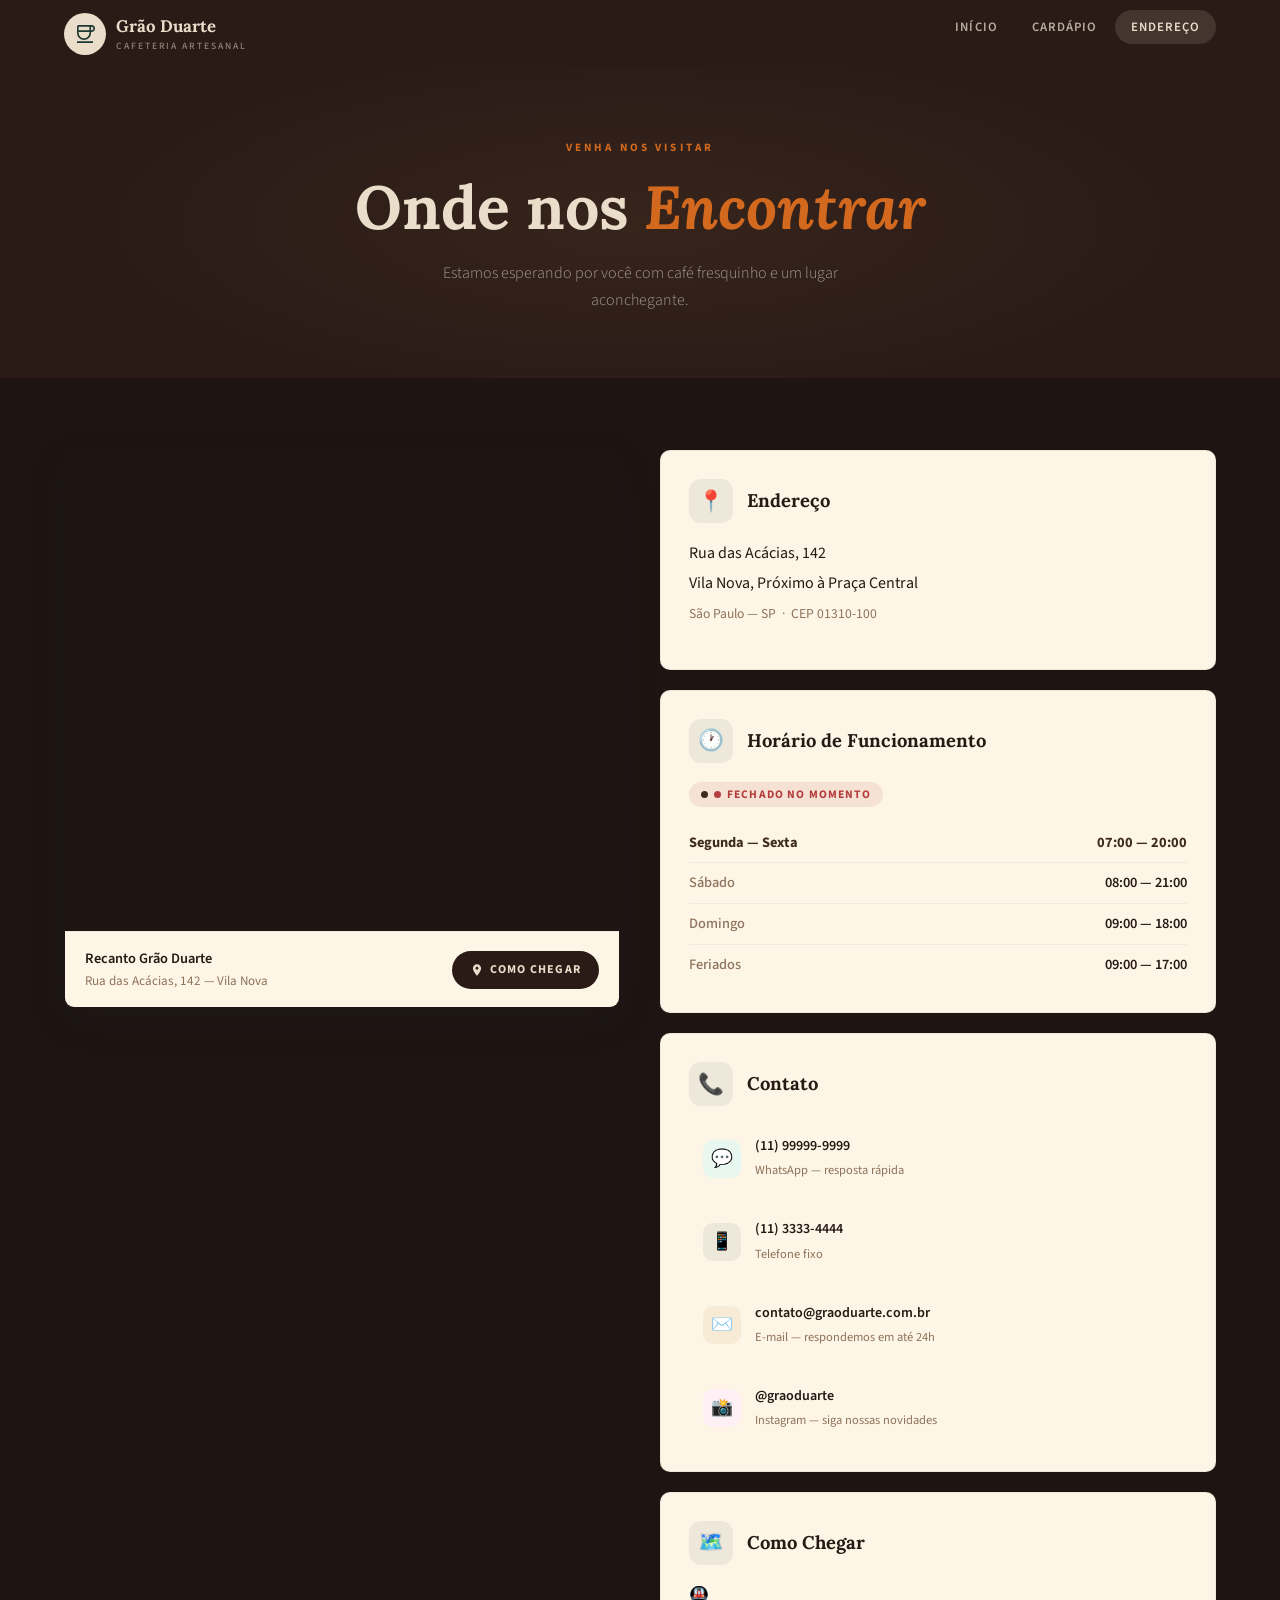
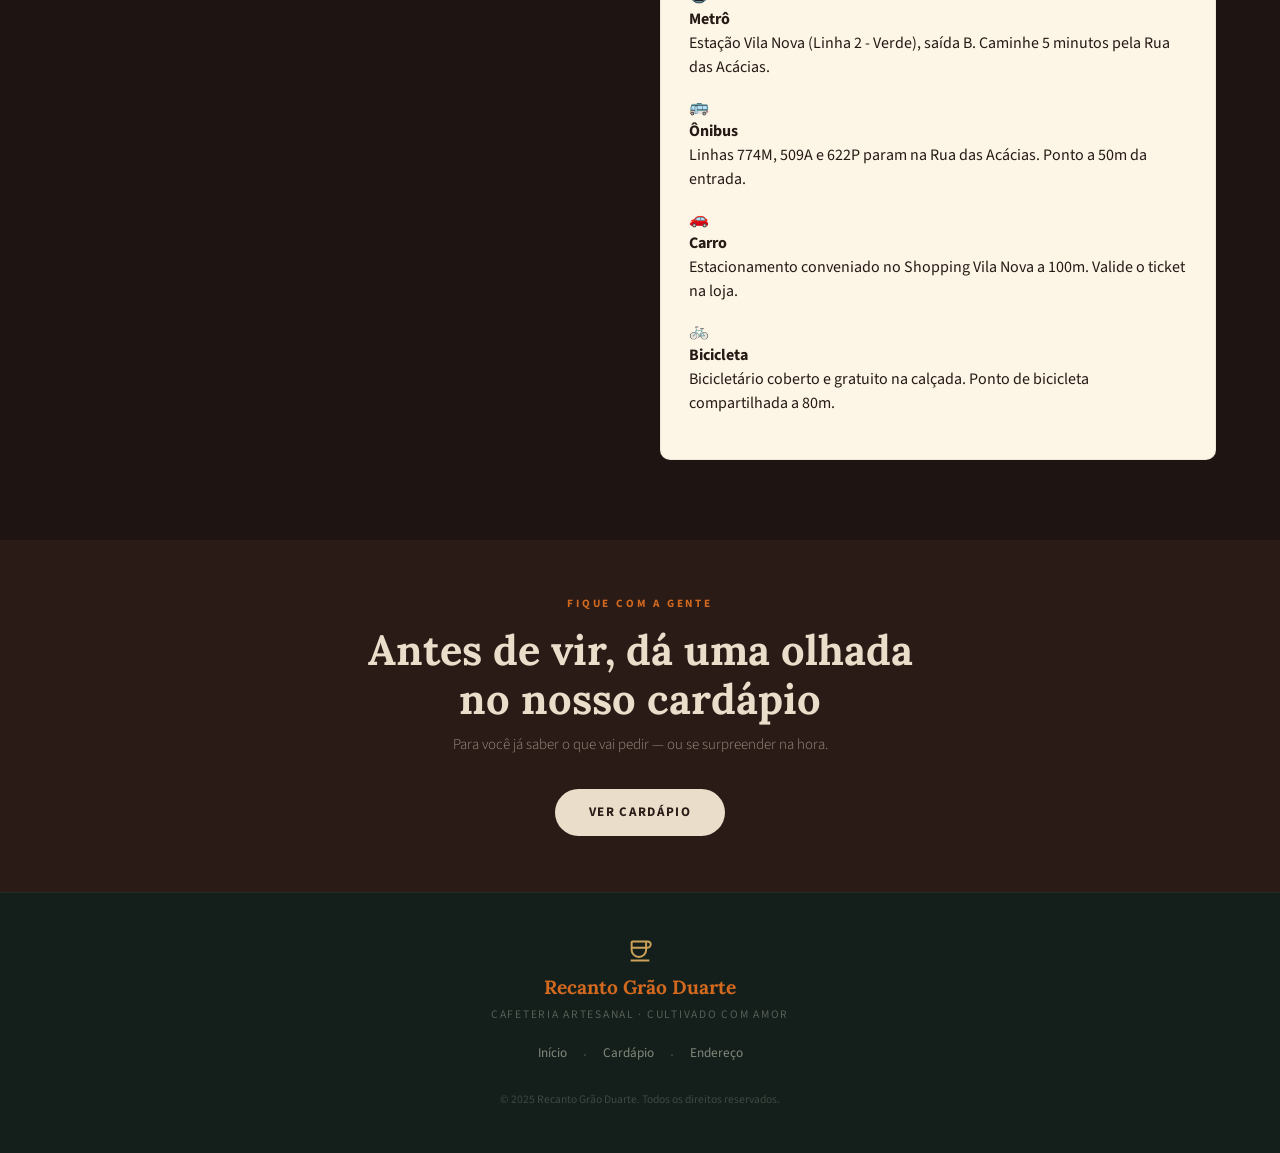
<file: endereco.html>
<!DOCTYPE html>
<html lang="pt-BR">
<head>
  <meta charset="UTF-8">
  <meta name="viewport" content="width=device-width, initial-scale=1.0">
  <title>Endereço — Grão Duarte</title>
  <link href="https://cdn.jsdelivr.net/npm/bootstrap@5.3.8/dist/css/bootstrap.min.css" rel="stylesheet" integrity="sha384-sRIl4kxILFvY47J16cr9ZwB07vP4J8+LH7qKQnuqkuIAvNWLzeN8tE5YBujZqJLB" crossorigin="anonymous">
  <link href="https://fonts.googleapis.com/css2?family=Lora:ital,wght@0,400;0,600;0,700;1,400;1,600&family=Source+Sans+3:wght@300;400;500;600;700&display=swap" rel="stylesheet">
  <style>

    *, *::before, *::after { box-sizing: border-box; margin: 0; padding: 0; }
    html { scroll-behavior: smooth; }
:root {
      /* Paleta Monstro Burguer - Tema Marrom Rústico */
      --green-dark:  #2B1B17; /* Marrom Café Extra Forte (Fundo principal) */
      --green-mid:   #3D2B1F; /* Marrom Couro (Cards e Seções) */
      --green-light: #8B4513; /* Marrom Sela (Destaques e Hovers) */
      
      --cream:       #EADDCA; /* Bege Amendoado (Texto principal) */
      --cream-dark:  #C1A382; /* Bronze Suave (Texto secundário) */
      
      --gold:        #D2691E; /* Laranja Queimado/Canela (Preços e Chamadas) */
      --gold-dark:   #5C4033; /* Marrom Escuro Profundo */
      
      --white:       #FDF5E6; /* Branco "Old Lace" (Para não cansar a vista) */
      --text-dark:   #261A15;
      --text-muted:  #8E735B;
      --bg-light:    #1E1412; /* Fundo geral quase preto-amarronzado */
      
      --radius:      10px;    /* Meio termo entre o rústico e o moderno */
    }

    body {
      font-family: 'Source Sans 3', sans-serif;
      background-color: var(--bg-light);
      color: var(--text-dark);
      overflow-x: hidden;
    }

    /* ===== NAVBAR ===== */
    #mainNav {
      background-color: var(--green-dark);
      padding: 0;
      position: sticky;
      top: 0;
      z-index: 999;
    }

    .nav-container {
      max-width: 1200px;
      margin: 0 auto;
      padding: 0 24px;
      height: 68px;
      display: flex;
      align-items: center;
      justify-content: space-between;
    }

    .navbar-brand-wrap {
      display: flex;
      align-items: center;
      gap: 10px;
      text-decoration: none;
    }

    .logo-circle {
      width: 42px; height: 42px;
      background-color: var(--cream);
      border-radius: 50%;
      display: flex; align-items: center; justify-content: center;
      flex-shrink: 0;
    }

    .brand-main {
      font-family: 'Lora', serif;
      font-size: 1.05rem;
      font-weight: 700;
      color: var(--cream);
    }

    .brand-sub {
      display: block;
      font-size: 0.6rem;
      font-weight: 500;
      letter-spacing: 0.2em;
      text-transform: uppercase;
      color: rgba(242,237,215,0.5);
    }

    .nav-links-list {
      display: flex;
      gap: 2px;
      list-style: none;
    }

    .nav-links-list a {
      font-size: 0.8rem;
      font-weight: 600;
      letter-spacing: 0.08em;
      text-transform: uppercase;
      color: rgba(242,237,215,0.7);
      text-decoration: none;
      padding: 8px 16px;
      border-radius: 50px;
      transition: all 0.2s;
    }

    .nav-links-list a:hover,
    .nav-links-list a.active {
      color: var(--cream);
      background: rgba(242,237,215,0.12);
    }

    /* ===== HERO ===== */
    .page-hero {
      background-color: var(--green-dark);
      padding: 72px 0 64px;
      text-align: center;
      position: relative;
      overflow: hidden;
    }

    .page-hero::before {
      content: '';
      position: absolute;
      inset: 0;
      background: radial-gradient(ellipse 60% 80% at 50% 50%, rgba(203,162,88,0.07) 0%, transparent 70%);
    }

    .page-hero-content { position: relative; z-index: 2; }

    .page-hero-eyebrow {
      font-size: 0.7rem;
      font-weight: 700;
      letter-spacing: 0.28em;
      text-transform: uppercase;
      color: var(--gold);
      margin-bottom: 14px;
    }

    .page-hero-title {
      font-family: 'Lora', serif;
      font-size: clamp(2.2rem, 5vw, 3.8rem);
      font-weight: 700;
      color: var(--cream);
      margin-bottom: 16px;
    }

    .page-hero-title em {
      font-style: italic;
      color: var(--gold);
    }

    .page-hero-sub {
      font-size: 1rem;
      font-weight: 300;
      color: rgba(242,237,215,0.6);
      max-width: 400px;
      margin: 0 auto;
      line-height: 1.7;
    }

    /* ===== MAIN CONTENT ===== */
    .content-wrapper {
      max-width: 1200px;
      margin: 0 auto;
      padding: 72px 24px 80px;
    }

    .content-grid {
      display: grid;
      grid-template-columns: 1fr 1fr;
      gap: 40px;
      align-items: start;
    }

    /* ===== MAP ===== */
    .map-block {
      border-radius: var(--radius);
      overflow: hidden;
      box-shadow: 0 12px 40px rgba(30,57,50,0.12);
      border: 1px solid rgba(30,57,50,0.08);
      position: sticky;
      top: 100px;
    }

    .map-block iframe {
      display: block;
      width: 100%;
      height: 480px;
      border: none;
    }

    .map-footer {
      background: var(--white);
      padding: 16px 20px;
      display: flex;
      align-items: center;
      justify-content: space-between;
      border-top: 1px solid rgba(30,57,50,0.07);
    }

    .map-footer-text {
      font-size: 0.82rem;
      color: var(--text-muted);
      font-weight: 400;
    }

    .map-footer-text strong {
      display: block;
      font-size: 0.9rem;
      font-weight: 600;
      color: var(--text-dark);
      margin-bottom: 2px;
    }

    .btn-directions {
      background-color: var(--green-dark);
      color: var(--cream);
      font-size: 0.75rem;
      font-weight: 700;
      letter-spacing: 0.1em;
      text-transform: uppercase;
      padding: 10px 18px;
      border-radius: 50px;
      text-decoration: none;
      white-space: nowrap;
      transition: all 0.25s;
      display: inline-flex;
      align-items: center;
      gap: 6px;
    }

    .btn-directions:hover {
      background-color: var(--green-mid);
      color: var(--cream);
      transform: translateY(-1px);
    }

    /* ===== INFO CARDS ===== */
    .info-stack {
      display: flex;
      flex-direction: column;
      gap: 20px;
    }

    .info-card {
      background: var(--white);
      border-radius: var(--radius);
      padding: 28px 28px 28px 28px;
      border: 1px solid rgba(30,57,50,0.07);
      transition: box-shadow 0.25s;
    }

    .info-card:hover {
      box-shadow: 0 8px 28px rgba(30,57,50,0.09);
    }

    .info-card-header {
      display: flex;
      align-items: center;
      gap: 14px;
      margin-bottom: 18px;
    }

    .info-card-icon {
      width: 44px; height: 44px;
      background-color: rgba(30,57,50,0.07);
      border-radius: 12px;
      display: flex; align-items: center; justify-content: center;
      font-size: 1.3rem;
      flex-shrink: 0;
    }

    .info-card-title {
      font-family: 'Lora', serif;
      font-size: 1.15rem;
      font-weight: 700;
      color: var(--text-dark);
    }

    /* ENDEREÇO */
    .address-line {
      font-size: 1rem;
      font-weight: 400;
      color: var(--text-dark);
      line-height: 1.6;
      margin-bottom: 4px;
    }

    .address-city {
      font-size: 0.85rem;
      color: var(--text-muted);
      margin-top: 8px;
    }

    /* HORÁRIOS */
    .hours-table {
      width: 100%;
      border-collapse: collapse;
    }

    .hours-table tr {
      border-bottom: 1px solid rgba(30,57,50,0.06);
    }

    .hours-table tr:last-child { border-bottom: none; }

    .hours-table td {
      padding: 9px 0;
      font-size: 0.9rem;
    }

    .hours-table .day {
      color: var(--text-muted);
      font-weight: 500;
      width: 50%;
    }

    .hours-table .time {
      color: var(--text-dark);
      font-weight: 600;
      text-align: right;
    }

    .hours-table .today .day,
    .hours-table .today .time {
      color: var(--green-mid);
      font-weight: 700;
    }

    .open-badge {
      display: inline-flex;
      align-items: center;
      gap: 6px;
      background: rgba(45,106,79,0.1);
      color: var(--green-mid);
      font-size: 0.72rem;
      font-weight: 700;
      letter-spacing: 0.1em;
      text-transform: uppercase;
      padding: 4px 12px;
      border-radius: 50px;
      margin-bottom: 16px;
    }

    .open-badge::before {
      content: '';
      display: block;
      width: 7px; height: 7px;
      border-radius: 50%;
      background: var(--green-mid);
      animation: pulse 2s infinite;
    }

    @keyframes pulse {
      0%, 100% { opacity: 1; transform: scale(1); }
      50%       { opacity: 0.5; transform: scale(1.3); }
    }

    /* CONTATO */
    .contact-list {
      display: flex;
      flex-direction: column;
      gap: 14px;
    }

    .contact-item {
      display: flex;
      align-items: center;
      gap: 14px;
      text-decoration: none;
      padding: 12px 14px;
      border-radius: 10px;
      transition: background 0.2s;
    }

    .contact-item:hover {
      background: rgba(30,57,50,0.05);
    }

    .contact-item-icon {
      width: 38px; height: 38px;
      border-radius: 10px;
      display: flex; align-items: center; justify-content: center;
      font-size: 1.1rem;
      flex-shrink: 0;
    }

    .icon-whatsapp { background: #E8F8F0; }
    .icon-phone    { background: rgba(30,57,50,0.07); }
    .icon-email    { background: rgba(203,162,88,0.12); }
    .icon-insta    { background: #FFF0F5; }

    .contact-item-info strong {
      display: block;
      font-size: 0.88rem;
      font-weight: 600;
      color: var(--text-dark);
    }

    .contact-item-info span {
      font-size: 0.78rem;
      color: var(--text-muted);
    }

    

    /* ===== STRIP / BANNER INFERIOR ===== */
    .bottom-banner {
      background-color: var(--green-dark);
      padding: 56px 24px;
      text-align: center;
    }

    .bottom-banner-eyebrow {
      font-size: 0.7rem;
      font-weight: 700;
      letter-spacing: 0.25em;
      text-transform: uppercase;
      color: var(--gold);
      margin-bottom: 12px;
    }

    .bottom-banner-title {
      font-family: 'Lora', serif;
      font-size: clamp(1.7rem, 3.5vw, 2.6rem);
      font-weight: 700;
      color: var(--cream);
      margin-bottom: 10px;
    }

    .bottom-banner-sub {
      font-size: 0.93rem;
      color: rgba(242,237,215,0.55);
      margin-bottom: 32px;
      font-weight: 300;
    }

    .btn-banner {
      background-color: var(--cream);
      color: var(--green-dark);
      font-size: 0.82rem;
      font-weight: 700;
      letter-spacing: 0.1em;
      text-transform: uppercase;
      padding: 14px 34px;
      border-radius: 50px;
      border: none;
      text-decoration: none;
      display: inline-block;
      transition: all 0.3s;
    }

    .btn-banner:hover {
      background-color: var(--gold);
      color: var(--white);
      transform: translateY(-2px);
      box-shadow: 0 10px 24px rgba(0,0,0,0.3);
    }

    /* ===== FOOTER ===== */
    .site-footer {
      background-color: #141F1C;
      border-top: 1px solid rgba(242,237,215,0.06);
      padding: 44px 24px 28px;
      text-align: center;
    }

    .footer-brand {
      font-family: 'Lora', serif;
      font-size: 1.2rem;
      font-weight: 700;
      color: var(--gold);
      margin: 8px 0 4px;
    }

    .footer-tagline {
      font-size: 0.72rem;
      letter-spacing: 0.15em;
      text-transform: uppercase;
      color: rgba(242,237,215,0.3);
      margin-bottom: 20px;
    }

    .footer-links {
      display: flex;
      justify-content: center;
      gap: 16px;
      margin-bottom: 24px;
    }

    .footer-links a {
      color: rgba(242,237,215,0.5);
      text-decoration: none;
      font-size: 0.83rem;
      transition: color 0.2s;
    }

    .footer-links a:hover { color: var(--gold); }
    .footer-links span { color: rgba(242,237,215,0.2); }

    .footer-copy {
      font-size: 0.72rem;
      color: rgba(242,237,215,0.2);
    }

    /* ===== RESPONSIVE ===== */
    @media (max-width: 900px) {
      .content-grid {
        grid-template-columns: 1fr;
      }
      .map-block {
        position: static;
      }
      .nav-links-list { display: none; }
    }

    /* ===== FADE IN ===== */
    .fade-up {
      opacity: 0;
      transform: translateY(18px);
      animation: fadeUp 0.55s ease forwards;
    }

    .fade-up:nth-child(1) { animation-delay: 0.05s; }
    .fade-up:nth-child(2) { animation-delay: 0.12s; }
    .fade-up:nth-child(3) { animation-delay: 0.19s; }
    .fade-up:nth-child(4) { animation-delay: 0.26s; }

    @keyframes fadeUp {
      to { opacity: 1; transform: translateY(0); }
    }

  </style>
</head>
<body>

  <!-- NAVBAR -->
  <nav id="mainNav">
    <div class="nav-container">
      <a class="navbar-brand-wrap" href="index.html">
        <div class="logo-circle">
          <svg xmlns="http://www.w3.org/2000/svg" height="24px" viewBox="0 -960 960 960" width="24px" fill="#1E3932">
            <path d="M441.33-241.33q-116.33 0-198.83-80.5Q160-402.33 160-518v-255.33q0-27.67 19.5-47.17t47.17-19.5H746q55.33 0 94.67 38.33Q880-763.33 880-708q0 59.33-38.33 103.67Q803.33-560 746-560h-23.33v42q0 115.67-82.5 196.17-82.5 80.5-198.84 80.5ZM226.67-626.67H656v-146.66H226.67v146.66ZM441.33-308q88.34 0 151.5-60.83Q656-429.67 656-518v-42H226.67v42q0 88.33 63.16 149.17Q353-308 441.33-308Zm281.34-318.67H746q30.33 0 48.83-24.83t18.5-56.5q0-27.67-19.83-46.5T746-773.33h-23.33v146.66ZM160-120v-66.67h640V-120H160Zm281.33-440Z"/>
          </svg>
        </div>
        <div>
          <div class="brand-main">Grão Duarte</div>
          <span class="brand-sub">Cafeteria Artesanal</span>
        </div>
      </a>
      <ul class="nav-links-list">
        <li><a href="index.html">Início</a></li>
        <li><a href="cardapio.html">Cardápio</a></li>
        <li><a href="endereco.html" class="active">Endereço</a></li>
      </ul>
    </div>
  </nav>

  <!-- HERO -->
  <section class="page-hero">
    <div class="page-hero-content">
      <p class="page-hero-eyebrow">Venha nos visitar</p>
      <h1 class="page-hero-title">Onde nos <em>Encontrar</em></h1>
      <p class="page-hero-sub">Estamos esperando por você com café fresquinho e um lugar aconchegante.</p>
    </div>
  </section>

  <!-- CONTEÚDO PRINCIPAL -->
  <div class="content-wrapper">
    <div class="content-grid">

      <!-- MAPA -->
      <div class="map-block">
        <!-- Mapa fictício aponta para São Paulo centro, troque a src pelo seu endereço real -->
        <iframe
          src="https://www.google.com/maps/embed?pb=!1m18!1m12!1m3!1d3657.098787827348!2d-46.6565266!3d-23.5613768!2m3!1f0!2f0!3f0!3m2!1i1024!2i768!4f13.1!3m3!1m2!1s0x94ce59c8da0aa315%3A0xd59f9431f2c9776a!2sAv.%20Paulista%2C%20S%C3%A3o%20Paulo%20-%20SP!5e0!3m2!1spt-BR!2sbr!4v1680000000000!5m2!1spt-BR!2sbr"
          allowfullscreen=""
          loading="lazy"
          referrerpolicy="no-referrer-when-downgrade"
          title="Mapa Grão Duarte">
        </iframe>
        <div class="map-footer">
          <div class="map-footer-text">
            <strong>Recanto Grão Duarte</strong>
            Rua das Acácias, 142 — Vila Nova
          </div>
          <a href="https://maps.google.com" target="_blank" class="btn-directions">
            <svg width="14" height="14" viewBox="0 0 24 24" fill="currentColor"><path d="M12 2C8.13 2 5 5.13 5 9c0 5.25 7 13 7 13s7-7.75 7-13c0-3.87-3.13-7-7-7zm0 9.5c-1.38 0-2.5-1.12-2.5-2.5s1.12-2.5 2.5-2.5 2.5 1.12 2.5 2.5-1.12 2.5-2.5 2.5z"/></svg>
            Como Chegar
          </a>
        </div>
      </div>

      <!-- INFORMAÇÕES -->
      <div class="info-stack">

        <!-- ENDEREÇO -->
        <div class="info-card fade-up">
          <div class="info-card-header">
            <div class="info-card-icon">📍</div>
            <div class="info-card-title">Endereço</div>
          </div>
          <p class="address-line">Rua das Acácias, 142</p>
          <p class="address-line">Vila Nova, Próximo à Praça Central</p>
          <p class="address-city">São Paulo — SP &nbsp;·&nbsp; CEP 01310-100</p>
        </div>

        <!-- HORÁRIOS -->
        <div class="info-card fade-up">
          <div class="info-card-header">
            <div class="info-card-icon">🕐</div>
            <div class="info-card-title">Horário de Funcionamento</div>
          </div>
          <div class="open-badge">Aberto agora</div>
          <table class="hours-table">
            <tr class="today">
              <td class="day">Segunda — Sexta</td>
              <td class="time">07:00 — 20:00</td>
            </tr>
            <tr>
              <td class="day">Sábado</td>
              <td class="time">08:00 — 21:00</td>
            </tr>
            <tr>
              <td class="day">Domingo</td>
              <td class="time">09:00 — 18:00</td>
            </tr>
            <tr>
              <td class="day">Feriados</td>
              <td class="time">09:00 — 17:00</td>
            </tr>
          </table>
        </div>

        <!-- CONTATO -->
        <div class="info-card fade-up">
          <div class="info-card-header">
            <div class="info-card-icon">📞</div>
            <div class="info-card-title">Contato</div>
          </div>
          <div class="contact-list">
            <a href="https://wa.me/5511999999999" target="_blank" class="contact-item">
              <div class="contact-item-icon icon-whatsapp">💬</div>
              <div class="contact-item-info">
                <strong>(11) 99999-9999</strong>
                <span>WhatsApp — resposta rápida</span>
              </div>
            </a>
            <a href="tel:+551133334444" class="contact-item">
              <div class="contact-item-icon icon-phone">📱</div>
              <div class="contact-item-info">
                <strong>(11) 3333-4444</strong>
                <span>Telefone fixo</span>
              </div>
            </a>
            <a href="mailto:contato@graoduarte.com.br" class="contact-item">
              <div class="contact-item-icon icon-email">✉️</div>
              <div class="contact-item-info">
                <strong>contato@graoduarte.com.br</strong>
                <span>E-mail — respondemos em até 24h</span>
              </div>
            </a>
            <a href="https://instagram.com" target="_blank" class="contact-item">
              <div class="contact-item-icon icon-insta">📸</div>
              <div class="contact-item-info">
                <strong>@graoduarte</strong>
                <span>Instagram — siga nossas novidades</span>
              </div>
            </a>
          </div>
        </div>

        <!-- COMO CHEGAR -->
        <div class="info-card fade-up">
          <div class="info-card-header">
            <div class="info-card-icon">🗺️</div>
            <div class="info-card-title">Como Chegar</div>
          </div>
          <div class="transport-list">
            <div class="transport-item">
              <div class="transport-icon">🚇</div>
              <div class="transport-info">
                <strong>Metrô</strong>
                <p>Estação Vila Nova (Linha 2 - Verde), saída B. Caminhe 5 minutos pela Rua das Acácias.</p>
              </div>
            </div>
            <div class="transport-item">
              <div class="transport-icon">🚌</div>
              <div class="transport-info">
                <strong>Ônibus</strong>
                <p>Linhas 774M, 509A e 622P param na Rua das Acácias. Ponto a 50m da entrada.</p>
              </div>
            </div>
            <div class="transport-item">
              <div class="transport-icon">🚗</div>
              <div class="transport-info">
                <strong>Carro</strong>
                <p>Estacionamento conveniado no Shopping Vila Nova a 100m. Valide o ticket na loja.</p>
              </div>
            </div>
            <div class="transport-item">
              <div class="transport-icon">🚲</div>
              <div class="transport-info">
                <strong>Bicicleta</strong>
                <p>Bicicletário coberto e gratuito na calçada. Ponto de bicicleta compartilhada a 80m.</p>
              </div>
            </div>
          </div>
        </div>

      </div>
    </div>
  </div>

  <!-- BANNER CTA -->
  <div class="bottom-banner">
    <p class="bottom-banner-eyebrow">Fique com a gente</p>
    <h2 class="bottom-banner-title">Antes de vir, dá uma olhada<br>no nosso cardápio</h2>
    <p class="bottom-banner-sub">Para você já saber o que vai pedir — ou se surpreender na hora.</p>
    <a href="cardapio.html" class="btn-banner">Ver Cardápio</a>
  </div>

  <!-- FOOTER -->
  <footer class="site-footer">
    <svg xmlns="http://www.w3.org/2000/svg" height="28px" viewBox="0 -960 960 960" width="28px" fill="#CBA258">
      <path d="M441.33-241.33q-116.33 0-198.83-80.5Q160-402.33 160-518v-255.33q0-27.67 19.5-47.17t47.17-19.5H746q55.33 0 94.67 38.33Q880-763.33 880-708q0 59.33-38.33 103.67Q803.33-560 746-560h-23.33v42q0 115.67-82.5 196.17-82.5 80.5-198.84 80.5ZM226.67-626.67H656v-146.66H226.67v146.66ZM441.33-308q88.34 0 151.5-60.83Q656-429.67 656-518v-42H226.67v42q0 88.33 63.16 149.17Q353-308 441.33-308Zm281.34-318.67H746q30.33 0 48.83-24.83t18.5-56.5q0-27.67-19.83-46.5T746-773.33h-23.33v146.66ZM160-120v-66.67h640V-120H160Zm281.33-440Z"/>
    </svg>
    <p class="footer-brand">Recanto Grão Duarte</p>
    <p class="footer-tagline">Cafeteria Artesanal · Cultivado com Amor</p>
    <div class="footer-links">
      <a href="index.html">Início</a>
      <span>·</span>
      <a href="cardapio.html">Cardápio</a>
      <span>·</span>
      <a href="endereco.html">Endereço</a>
    </div>
    <p class="footer-copy">© 2025 Recanto Grão Duarte. Todos os direitos reservados.</p>
  </footer>

  <script src="https://cdn.jsdelivr.net/npm/bootstrap@5.3.8/dist/js/bootstrap.bundle.min.js" integrity="sha384-FKyoEForCGlyvwx9Hj09JcYn3nv7wiPVlz7YYwJrWVcXK/BmnVDxM+D2scQbITxI" crossorigin="anonymous"></script>

  <script>
    // Marca o badge "Aberto agora" só nos horários corretos
    const now = new Date();
    const day = now.getDay(); // 0=dom, 1=seg...
    const hour = now.getHours() + now.getMinutes() / 60;

    let open = false;
    if (day >= 1 && day <= 5) open = hour >= 7 && hour < 20;      // seg-sex
    else if (day === 6)        open = hour >= 8 && hour < 21;      // sab
    else if (day === 0)        open = hour >= 9 && hour < 18;      // dom

    const badge = document.querySelector('.open-badge');
    if (!open) {
      badge.style.background = 'rgba(180,60,60,0.1)';
      badge.style.color = '#B43C3C';
      badge.innerHTML = '<span style="display:block;width:7px;height:7px;border-radius:50%;background:#B43C3C;flex-shrink:0"></span> Fechado no momento';
    }
  </script>

</body>
</html>
</file>
<file: style.css>
@import url('https://fonts.googleapis.com/css2?family=Cormorant+Garamond:ital,wght@0,400;0,600;0,700;1,400&family=Jost:wght@300;400;500;600&display=swap');

/* === VARIÁVEIS === */
:root {
  --gold: #C8924A;
  --gold-light: #E0B080;
  --gold-dark: #9A6A2E;
  --dark-1: #0F0D0B;
  --dark-2: #1A1612;
  --dark-3: #241E18;
  --dark-4: #2E2720;
  --light-bg: #F5EFE6;
  --light-bg-2: #EDE3D6;
  --text-dark: #1A1612;
  --text-muted: #7A6A58;
  --text-light: #F0E8DC;
  --radius: 12px;
}

/* === BASE === */
*, *::before, *::after { box-sizing: border-box; margin: 0; padding: 0; }

html { scroll-behavior: smooth; }

body {
  font-family: 'Jost', sans-serif;
  font-weight: 400;
  background-color: var(--dark-1);
  color: var(--text-light);
  overflow-x: hidden;
}

/* === NAVBAR === */
#mainNav {
  background-color: rgba(15, 13, 11, 0.95);
  border-bottom: 1px solid rgba(200, 146, 74, 0.2);
  backdrop-filter: blur(10px);
  padding: 14px 0;
  transition: background 0.3s;
}

.brand-name {
  font-family: 'Cormorant Garamond', serif;
  font-size: 1.5rem;
  font-weight: 700;
  color: var(--gold);
  letter-spacing: 0.04em;
}

.nav-pill {
  font-size: 0.85rem;
  font-weight: 500;
  letter-spacing: 0.12em;
  text-transform: uppercase;
  color: rgba(240, 232, 220, 0.7) !important;
  padding: 8px 16px !important;
  border-radius: 50px !important;
  transition: all 0.25s ease;
}

.nav-pill:hover,
.nav-pill.active {
  color: var(--gold) !important;
  background-color: rgba(200, 146, 74, 0.1) !important;
}

/* === HERO === */
.hero-section {
  position: relative;
  min-height: 92vh;
  display: flex;
  align-items: center;
  background: linear-gradient(135deg, var(--dark-1) 0%, var(--dark-3) 50%, #1C1208 100%);
  overflow: hidden;
}

.hero-section::before {
  content: '';
  position: absolute;
  inset: 0;
  background:
    radial-gradient(ellipse 60% 60% at 70% 40%, rgba(200, 146, 74, 0.12) 0%, transparent 70%),
    radial-gradient(ellipse 40% 40% at 20% 80%, rgba(200, 146, 74, 0.06) 0%, transparent 70%);
}

.hero-section::after {
  content: '';
  position: absolute;
  bottom: 0; left: 0; right: 0;
  height: 120px;
  background: linear-gradient(to top, var(--dark-2), transparent);
}

.hero-overlay { position: absolute; inset: 0; }

.hero-content {
  position: relative;
  z-index: 2;
  padding: 60px 20px;
  animation: fadeUp 1s ease both;
}

@keyframes fadeUp {
  from { opacity: 0; transform: translateY(30px); }
  to   { opacity: 1; transform: translateY(0); }
}

.hero-eyebrow {
  font-size: 0.78rem;
  font-weight: 500;
  letter-spacing: 0.22em;
  text-transform: uppercase;
  color: var(--gold);
  margin-bottom: 20px;
}

.hero-title {
  font-family: 'Cormorant Garamond', serif;
  font-size: clamp(3rem, 8vw, 6.5rem);
  font-weight: 700;
  line-height: 1.05;
  color: var(--text-light);
  margin-bottom: 24px;
}

.hero-title .accent { color: var(--gold); font-style: italic; }

.hero-subtitle {
  font-size: 1.1rem;
  font-weight: 300;
  color: rgba(240, 232, 220, 0.65);
  max-width: 520px;
  margin: 0 auto;
  line-height: 1.7;
}

/* === BOTÕES === */
.btn-primary-custom {
  background-color: var(--gold);
  color: var(--dark-1);
  font-size: 0.82rem;
  font-weight: 600;
  letter-spacing: 0.14em;
  text-transform: uppercase;
  padding: 14px 32px;
  border-radius: 50px;
  border: none;
  transition: all 0.3s ease;
  text-decoration: none;
  display: inline-block;
}

.btn-primary-custom:hover {
  background-color: var(--gold-light);
  color: var(--dark-1);
  transform: translateY(-2px);
  box-shadow: 0 8px 24px rgba(200, 146, 74, 0.35);
}

.btn-outline-custom {
  background-color: transparent;
  color: var(--gold);
  font-size: 0.82rem;
  font-weight: 600;
  letter-spacing: 0.14em;
  text-transform: uppercase;
  padding: 13px 32px;
  border-radius: 50px;
  border: 1.5px solid var(--gold);
  transition: all 0.3s ease;
  text-decoration: none;
  display: inline-block;
}

.btn-outline-custom:hover {
  background-color: rgba(200, 146, 74, 0.12);
  color: var(--gold-light);
  transform: translateY(-2px);
}

/* === SEÇÕES === */
.section-dark  { background-color: var(--dark-2); }
.section-light { background-color: var(--light-bg); }

.section-label {
  font-size: 0.72rem;
  font-weight: 600;
  letter-spacing: 0.25em;
  text-transform: uppercase;
  color: var(--gold);
  margin-bottom: 10px;
}

.section-title {
  font-family: 'Cormorant Garamond', serif;
  font-size: clamp(2rem, 4vw, 3rem);
  font-weight: 700;
  line-height: 1.1;
  color: var(--text-light);
  margin-bottom: 12px;
}

.section-light .section-title { color: var(--text-dark); }

/* === CARROSSEL === */
.rounded-custom { border-radius: var(--radius); }

.carousel-img {
  height: 460px;
  object-fit: cover;
  filter: brightness(0.85);
}

.carousel-caption-custom {
  position: absolute;
  bottom: 24px;
  left: 32px;
  z-index: 10;
}

.carousel-caption-custom span {
  font-family: 'Cormorant Garamond', serif;
  font-size: 1.3rem;
  font-style: italic;
  color: #fff;
  background: rgba(15,13,11,0.55);
  padding: 6px 18px;
  border-radius: 50px;
  backdrop-filter: blur(4px);
}

.carousel-indicators [data-bs-target] {
  width: 8px; height: 8px;
  border-radius: 50%;
  background-color: rgba(200,146,74,0.5);
  border: none;
  transition: background 0.3s;
}

.carousel-indicators .active { background-color: var(--gold); }

/* === MENU CARDS === */
.menu-card {
  background: var(--light-bg-2);
  border-radius: var(--radius);
  overflow: hidden;
  border: 1px solid rgba(0,0,0,0.06);
  transition: transform 0.3s ease, box-shadow 0.3s ease;
  position: relative;
}

.menu-card:hover {
  transform: translateY(-6px);
  box-shadow: 0 20px 40px rgba(0,0,0,0.12);
}

.menu-card.featured {
  border: 2px solid var(--gold);
}

.menu-card-badge {
  position: absolute;
  top: 16px; right: 16px;
  z-index: 5;
  background: var(--gold);
  color: var(--dark-1);
  font-size: 0.7rem;
  font-weight: 700;
  letter-spacing: 0.1em;
  text-transform: uppercase;
  padding: 5px 14px;
  border-radius: 50px;
}

.menu-card-img-wrap { position: relative; overflow: hidden; }

.menu-card-img {
  width: 100%;
  height: 240px;
  object-fit: cover;
  display: block;
  transition: transform 0.5s ease;
}

.menu-card:hover .menu-card-img { transform: scale(1.06); }

.menu-card-overlay {
  position: absolute;
  inset: 0;
  background: rgba(15,13,11,0.5);
  display: flex;
  align-items: center;
  justify-content: center;
  opacity: 0;
  transition: opacity 0.3s ease;
}

.menu-card:hover .menu-card-overlay { opacity: 1; }

.menu-card-body {
  padding: 20px 22px 24px;
}

.menu-card-body h5 {
  font-family: 'Cormorant Garamond', serif;
  font-size: 1.4rem;
  font-weight: 700;
  color: var(--text-dark);
  margin-bottom: 8px;
}

.menu-card-body p {
  font-size: 0.88rem;
  color: var(--text-muted);
  line-height: 1.6;
  margin: 0;
}

/* === SOBRE === */
.img-frame {
  display: inline-block;
  position: relative;
}

.img-frame::before {
  content: '';
  position: absolute;
  top: -12px; left: -12px;
  width: 100%; height: 100%;
  border: 2px solid rgba(200,146,74,0.35);
  border-radius: var(--radius);
  z-index: 0;
}

.about-img {
  width: 100%;
  max-width: 400px;
  height: 400px;
  object-fit: cover;
  border-radius: var(--radius);
  position: relative;
  z-index: 1;
}

.about-text {
  font-size: 1rem;
  font-weight: 300;
  color: rgba(240,232,220,0.75);
  line-height: 1.8;
  margin-bottom: 14px;
}

.stats-row {
  display: flex;
  gap: 40px;
  flex-wrap: wrap;
}

.stat-item {
  display: flex;
  flex-direction: column;
}

.stat-num {
  font-family: 'Cormorant Garamond', serif;
  font-size: 2.4rem;
  font-weight: 700;
  color: var(--gold);
  line-height: 1;
}

.stat-label {
  font-size: 0.75rem;
  letter-spacing: 0.1em;
  text-transform: uppercase;
  color: rgba(240,232,220,0.5);
  margin-top: 4px;
}

/* === FOOTER === */
.site-footer {
  background-color: var(--dark-1);
  border-top: 1px solid rgba(200,146,74,0.15);
  padding: 52px 20px 36px;
}

.footer-brand {
  font-family: 'Cormorant Garamond', serif;
  font-size: 1.4rem;
  font-weight: 700;
  color: var(--gold);
  margin: 6px 0 2px;
}

.footer-tagline {
  font-size: 0.8rem;
  letter-spacing: 0.12em;
  color: rgba(240,232,220,0.4);
  text-transform: uppercase;
}

.footer-links {
  display: flex;
  gap: 16px;
  justify-content: center;
  align-items: center;
}

.footer-links a {
  color: rgba(240,232,220,0.6);
  text-decoration: none;
  font-size: 0.85rem;
  transition: color 0.2s;
}

.footer-links a:hover { color: var(--gold); }

.footer-links span { color: rgba(240,232,220,0.25); }

.footer-copy {
  font-size: 0.75rem;
  color: rgba(240,232,220,0.25);
  margin: 0;
}

/* === RESPONSIVO === */
@media (max-width: 768px) {
  .carousel-img { height: 280px; }
  .about-img { height: 280px; max-width: 100%; }
  .stats-row { gap: 24px; }
  .hero-section { min-height: 80vh; }
}
</file>
